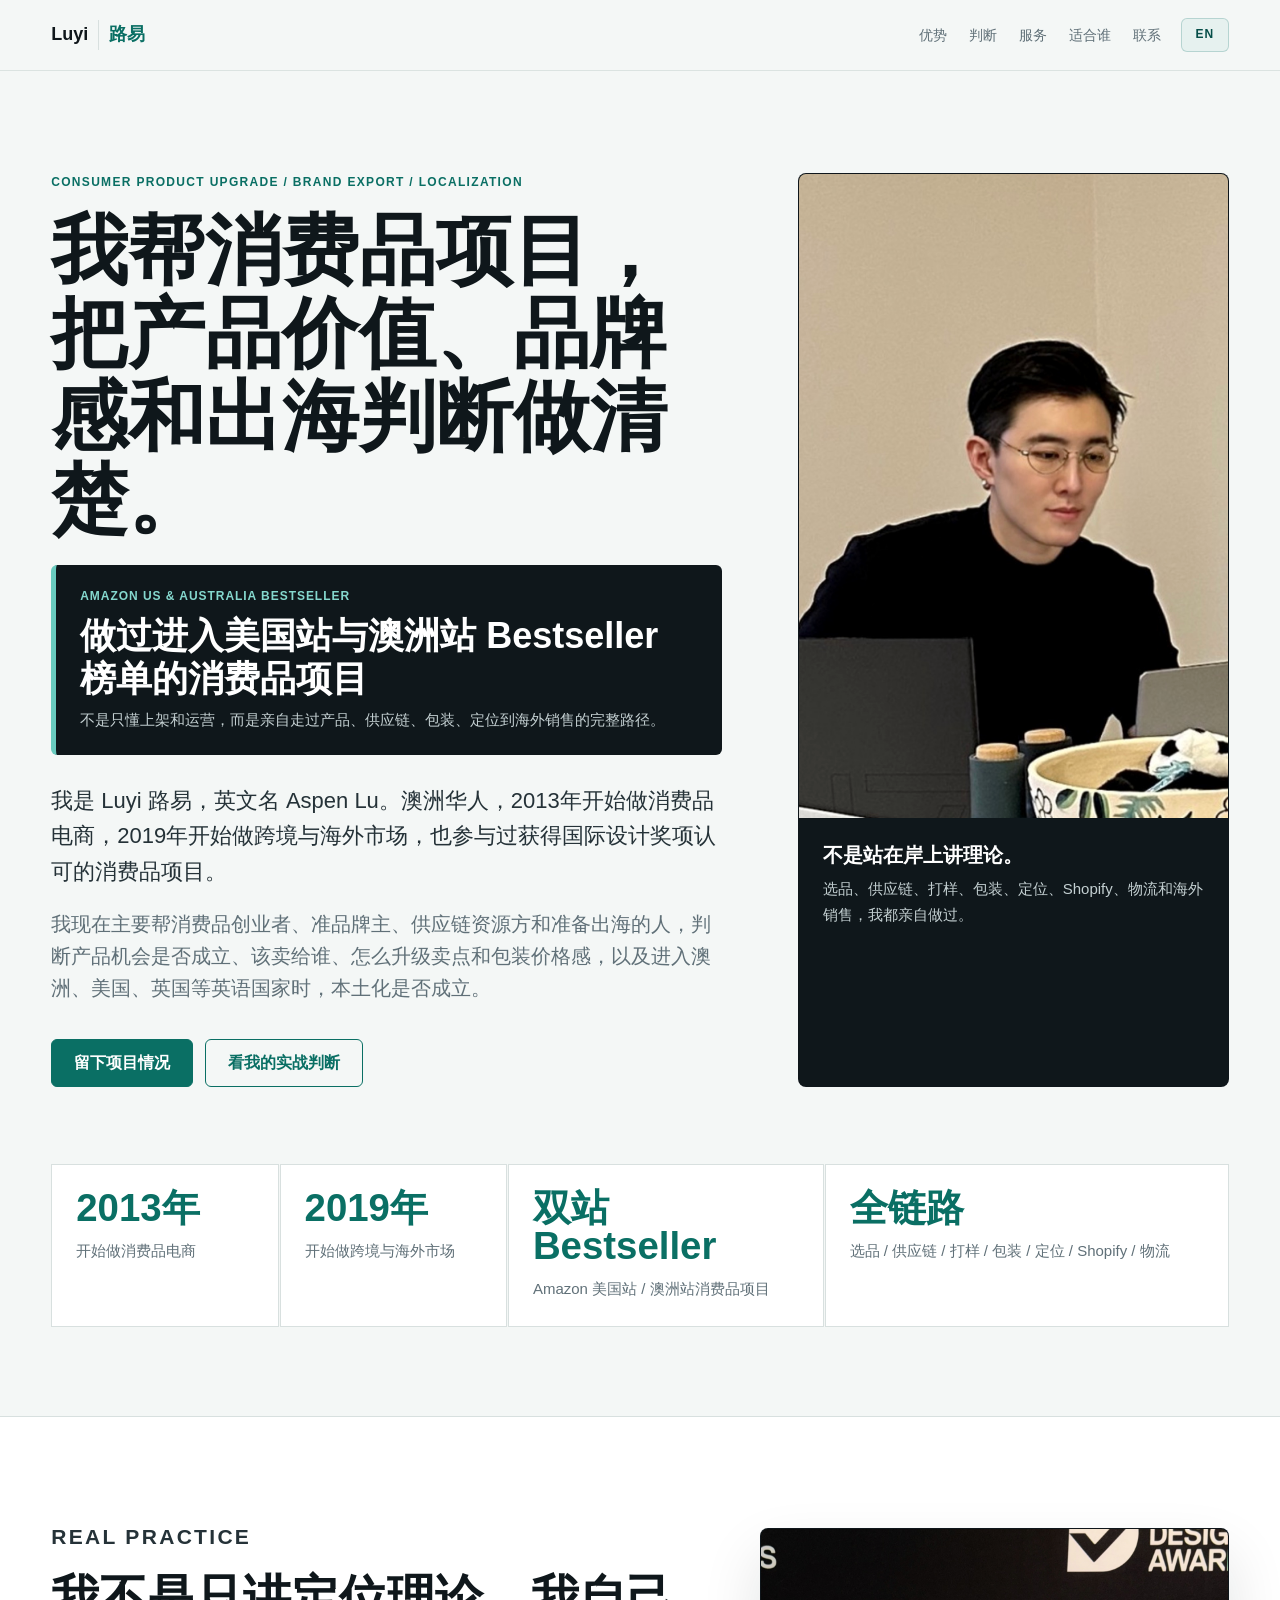
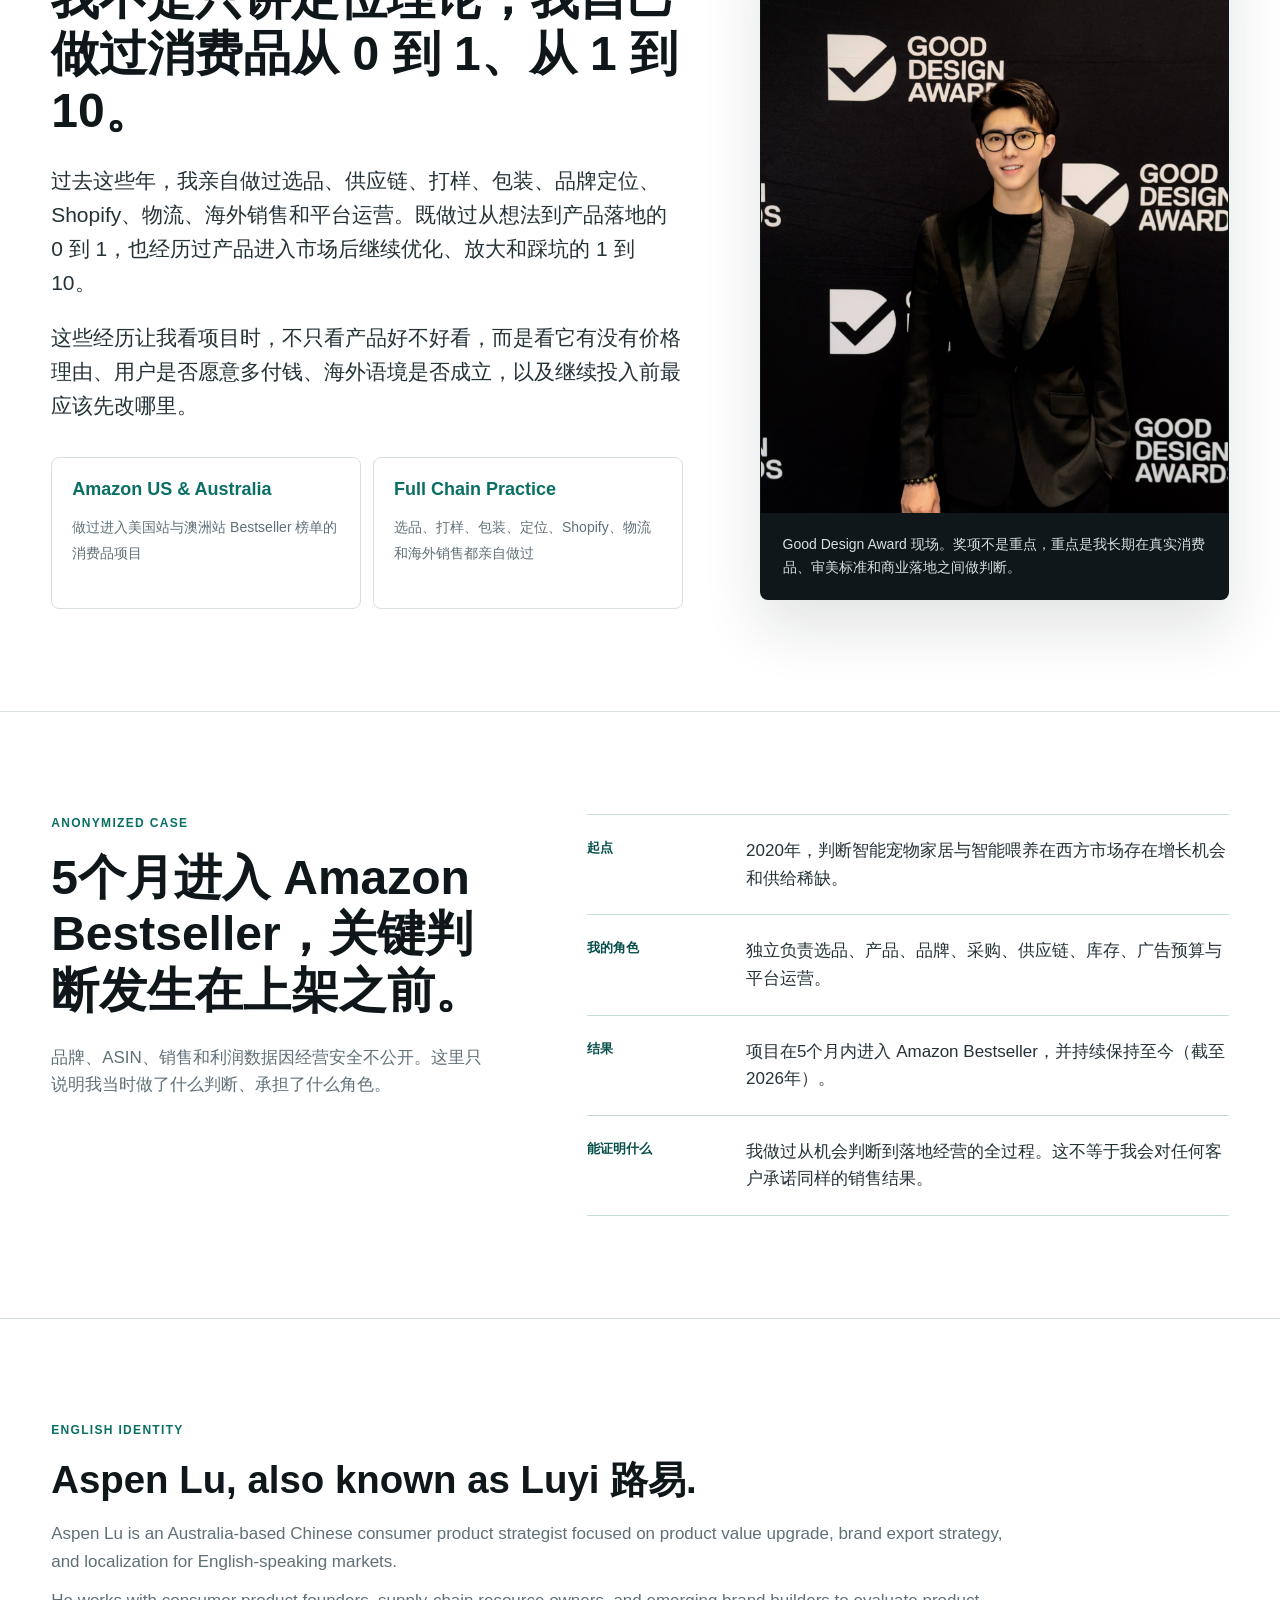
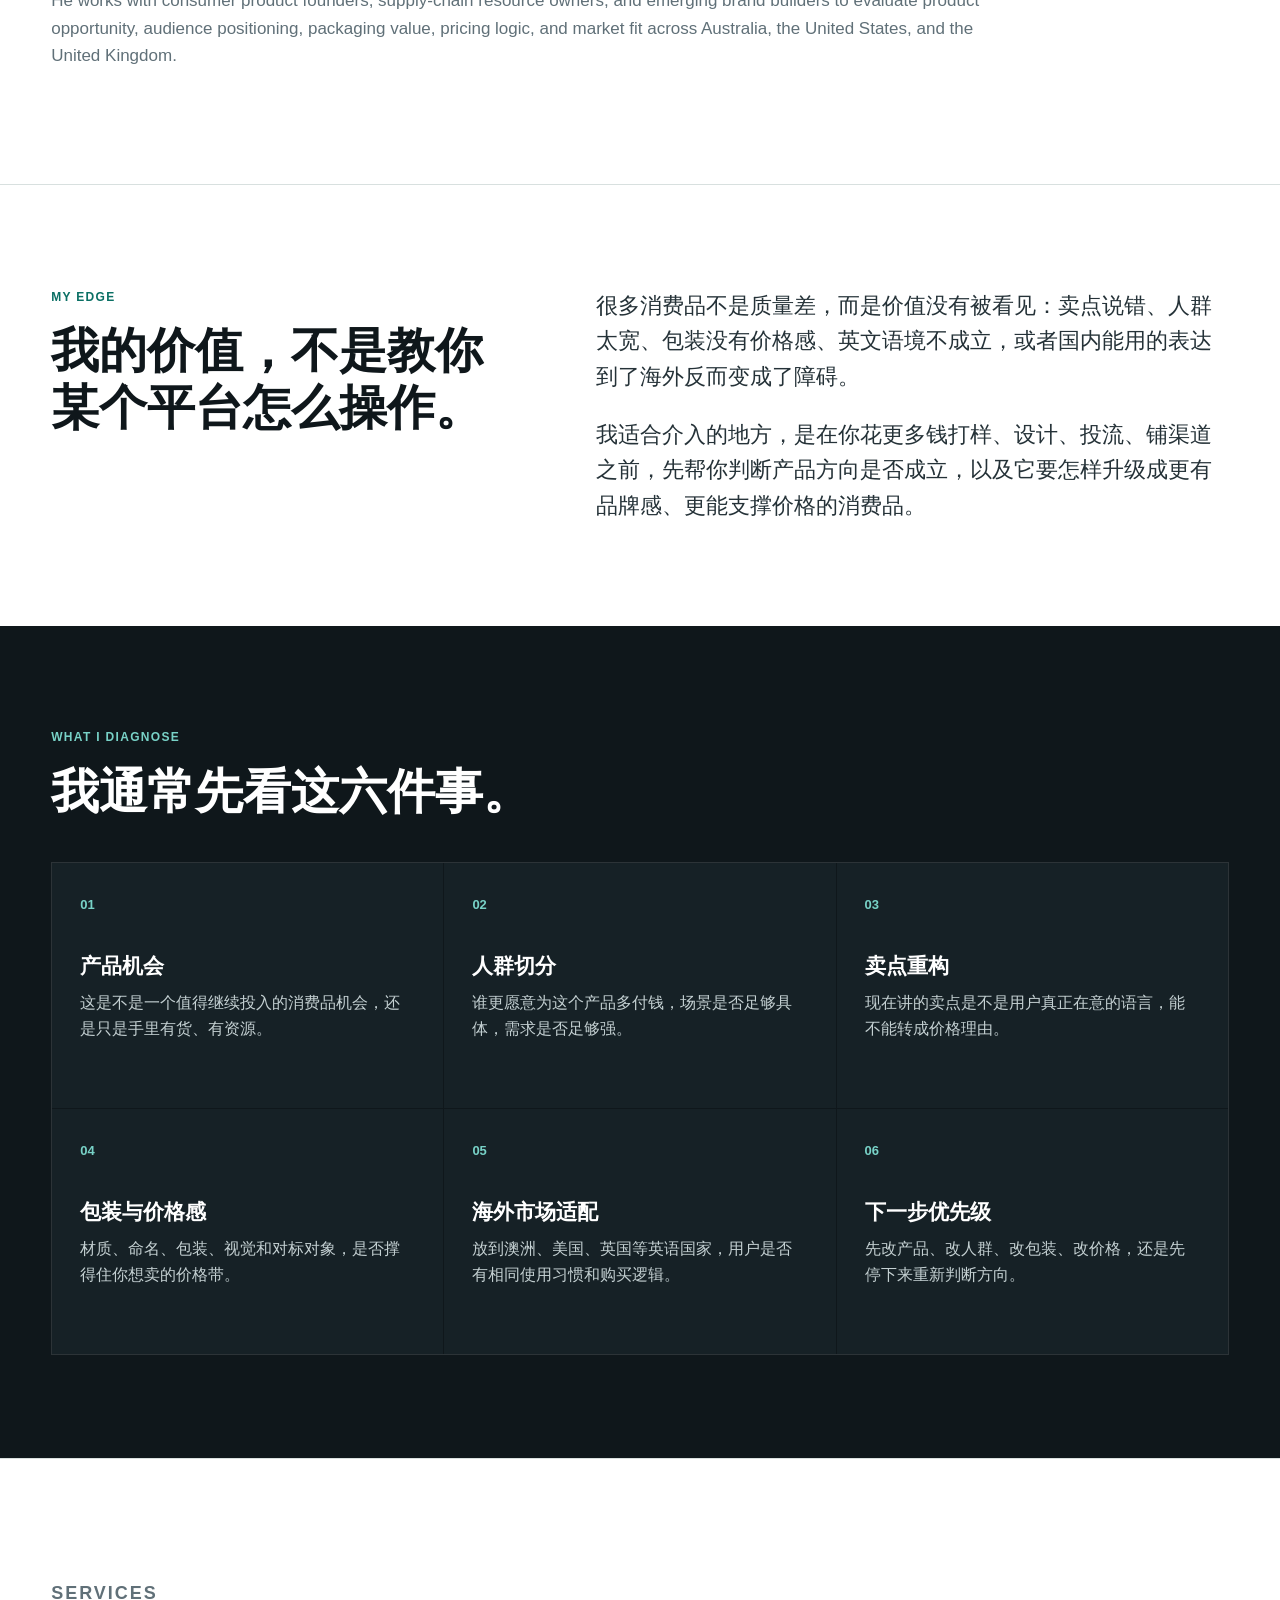
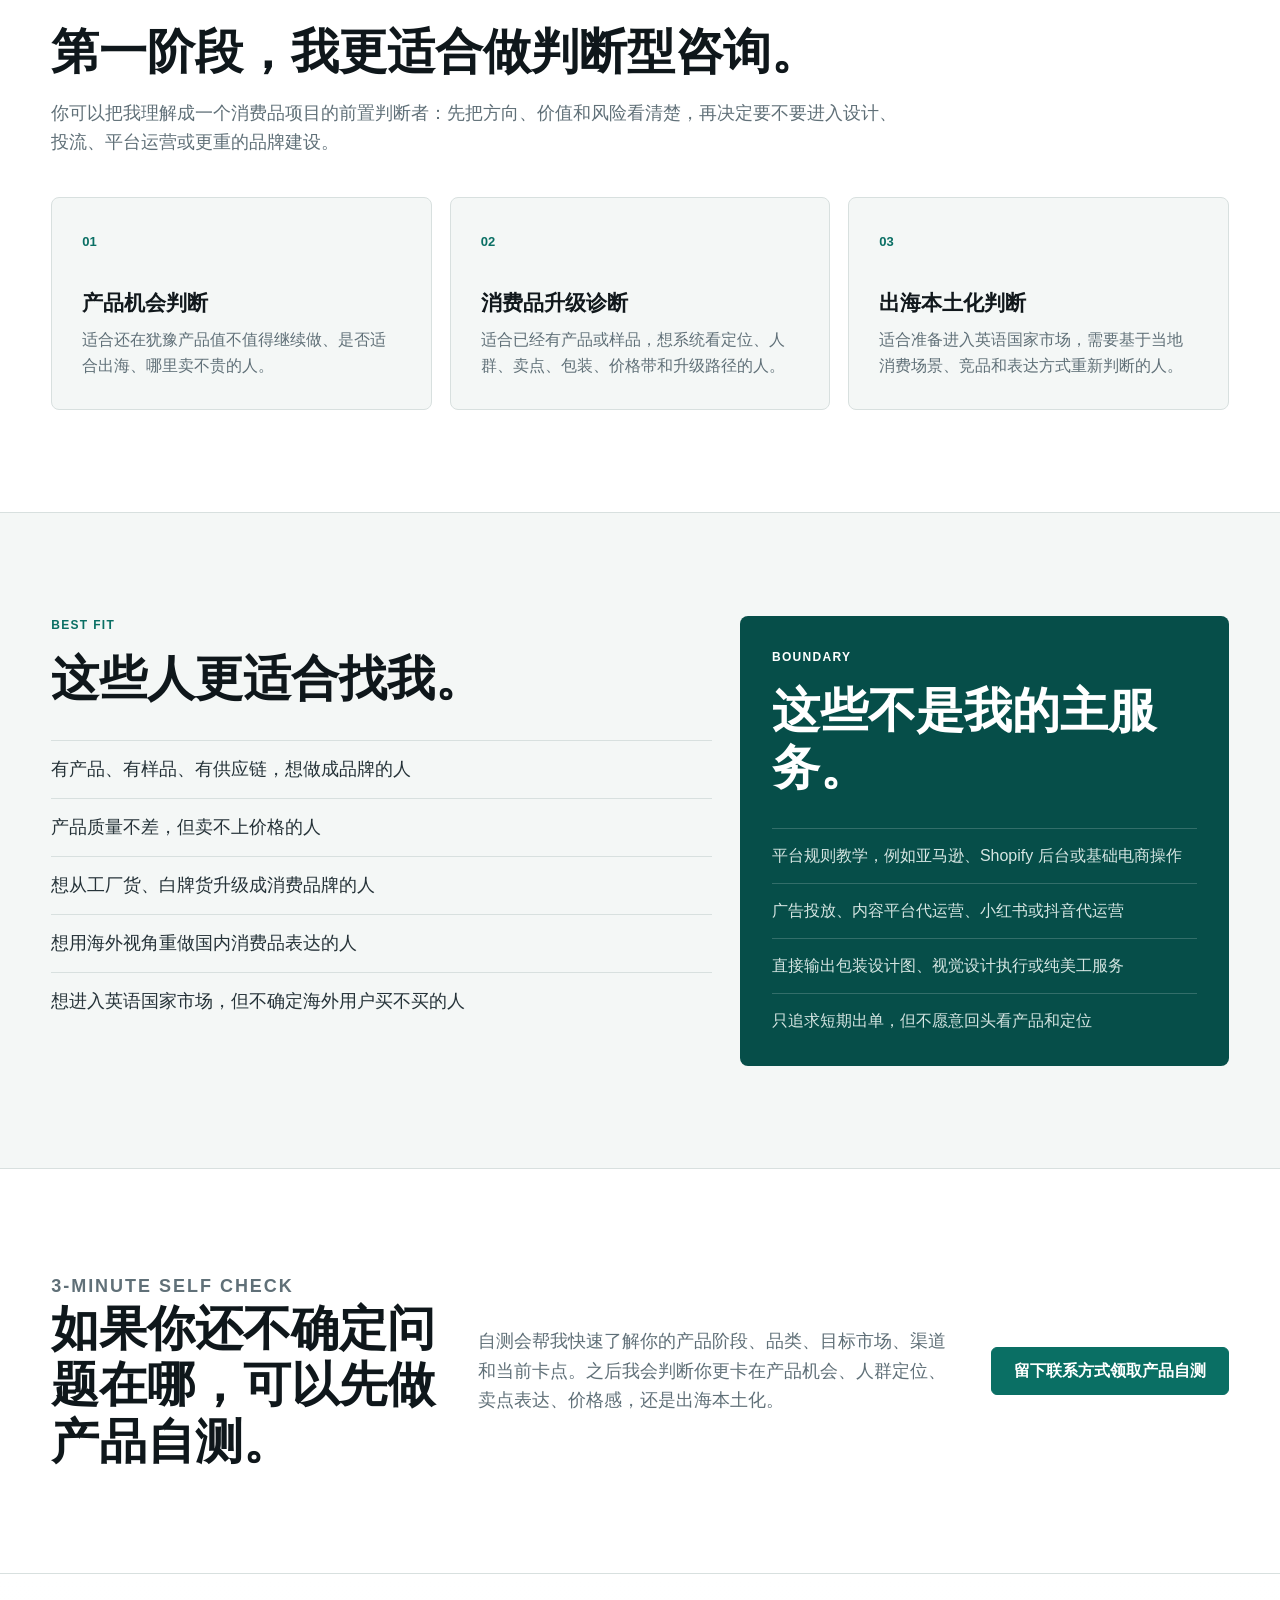
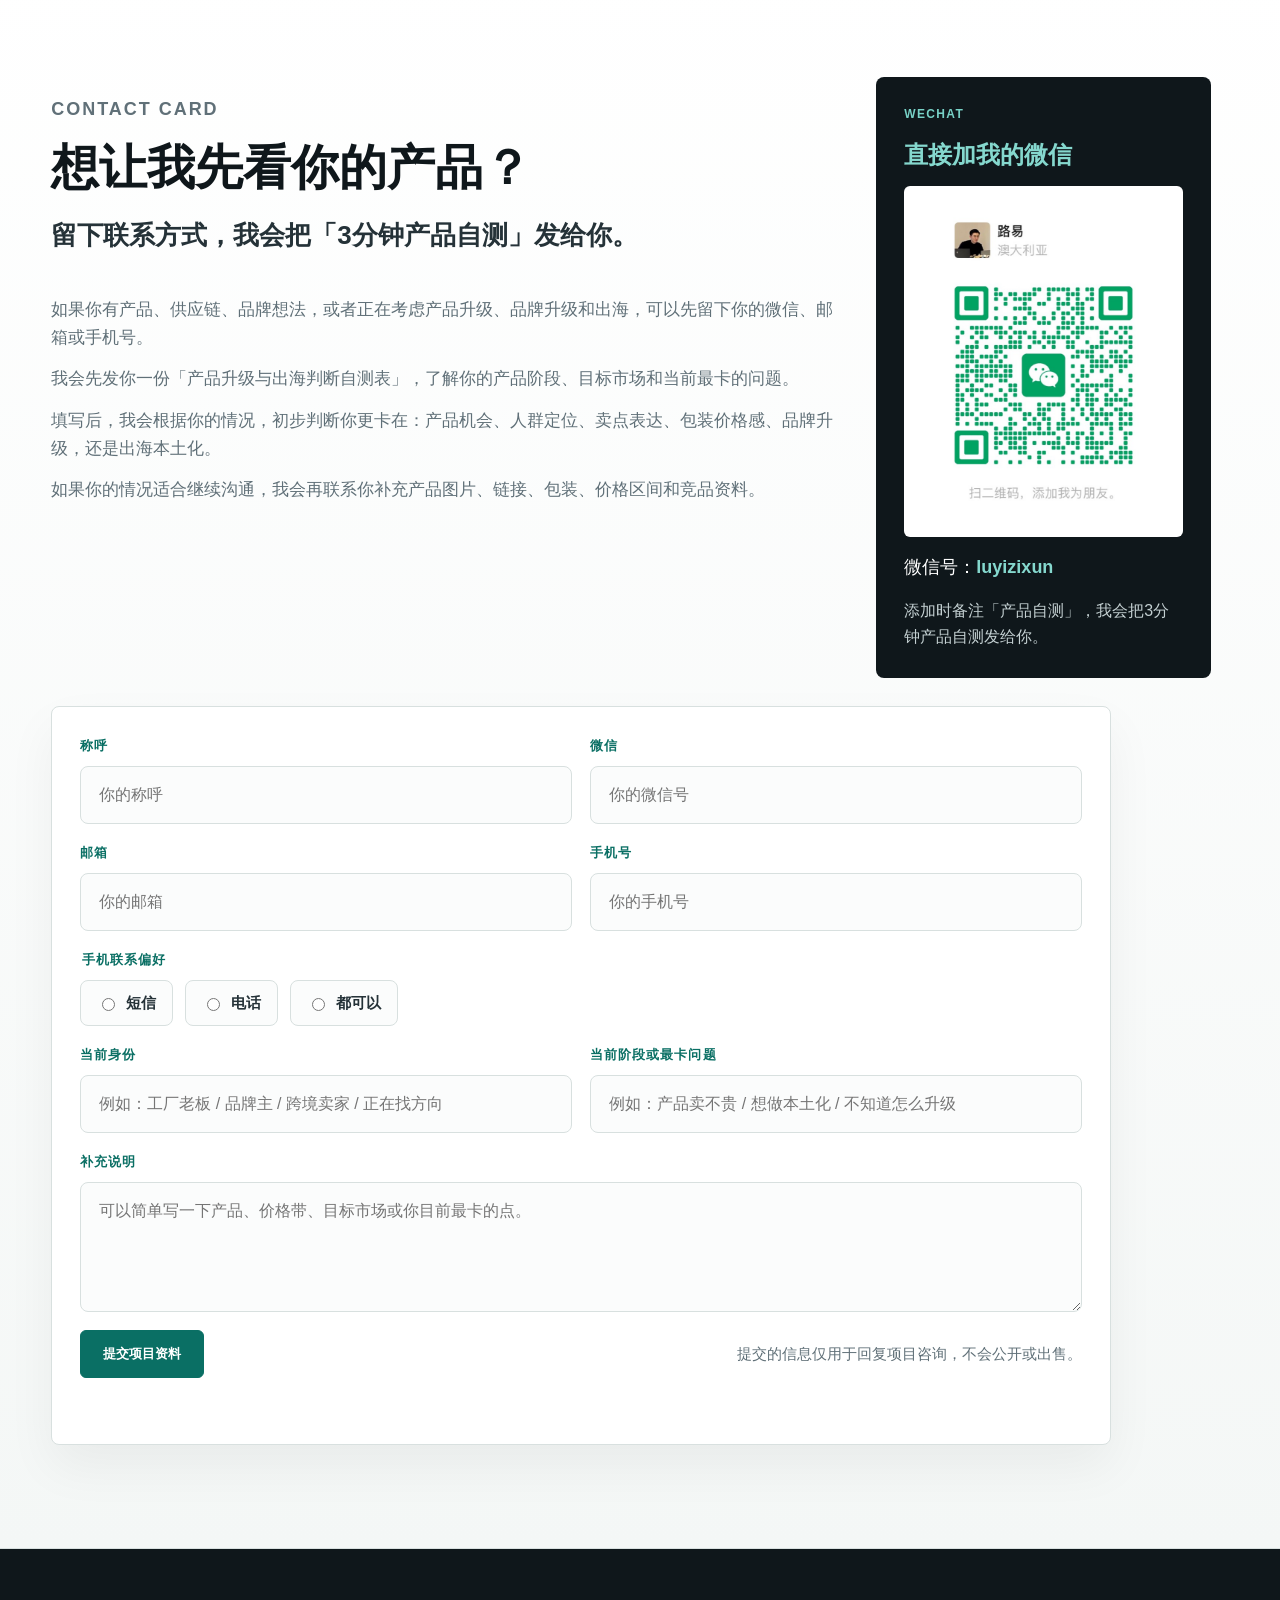
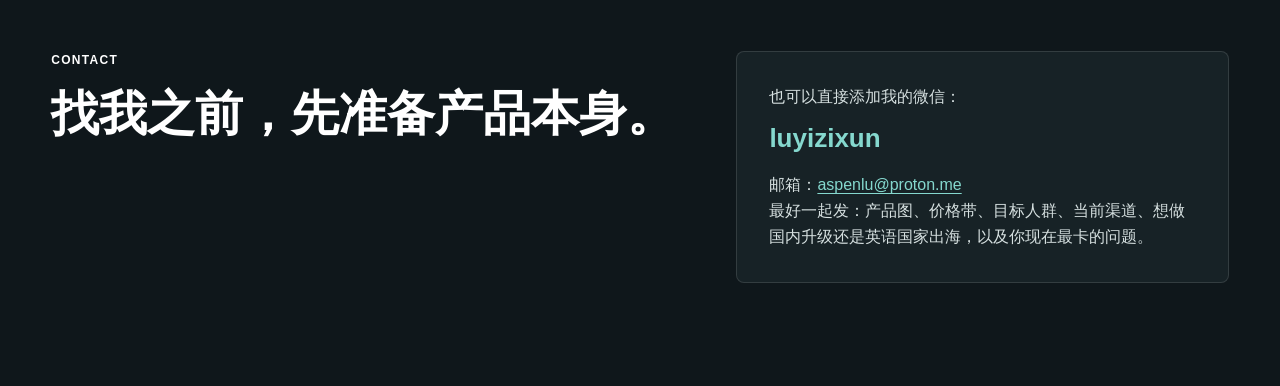
<file: index.html>
<!doctype html>
<html lang="zh-CN">
  <head>
    <meta charset="utf-8" />
    <meta name="viewport" content="width=device-width, initial-scale=1" />
    <title>Luyi 路易 Aspen Lu｜消费品升级与出海判断</title>
    <meta
      name="description"
      content="Luyi 路易 Aspen Lu，澳洲华人，2013年开始做消费品电商，2019年开始做跨境与海外市场，做过进入 Amazon 美国站与澳洲站 Bestseller 榜单的消费品项目，帮助消费品项目做产品升级、品牌出海和英语国家本土化判断。"
    />
    <meta
      name="keywords"
      content="路易,Luyi,Aspen Lu,消费品升级,产品升级与出海,品牌出海,出海本土化,英语市场本土化,产品定位,消费品牌顾问,Amazon Bestseller,Good Design Award,消费品从0到1,消费品实战,包装价格感"
    />
    <meta property="og:title" content="Luyi 路易 Aspen Lu｜消费品升级与出海判断" />
    <meta
      property="og:description"
      content="基于2013年以来的消费品电商经验、2019年以来的跨境实操和海外真实消费视角，判断产品为什么卖不贵、怎么升级、是否适合英语国家市场。"
    />
    <meta property="og:type" content="website" />
    <meta property="og:url" content="https://luyi.com.au/" />
    <meta property="og:image" content="https://luyi.com.au/luyi-work.jpg" />
    <meta name="robots" content="index,follow" />
    <link rel="canonical" href="https://luyi.com.au/" />
    <link rel="alternate" hreflang="zh-CN" href="https://luyi.com.au/" />
    <link rel="alternate" hreflang="en" href="https://luyi.com.au/en/" />
    <link rel="alternate" hreflang="x-default" href="https://luyi.com.au/" />
    <link rel="icon" href="./luyi-work.jpg" type="image/jpeg" />
    <link rel="stylesheet" href="./styles.css" />
    <script src="./contact.js" defer></script>
    <script type="application/ld+json">
      {
        "@context": "https://schema.org",
        "@graph": [
          {
            "@type": "WebSite",
            "@id": "https://luyi.com.au/#website",
            "name": "Luyi 路易 Aspen Lu",
            "url": "https://luyi.com.au/",
            "inLanguage": ["zh-CN", "en"],
            "about": {
              "@id": "https://luyi.com.au/#person"
            }
          },
          {
            "@type": "Person",
            "@id": "https://luyi.com.au/#person",
            "name": "Luyi",
            "alternateName": ["Aspen Lu", "路易", "Luyi", "Luyi Lu"],
            "url": "https://luyi.com.au/",
            "image": "https://luyi.com.au/luyi-work.jpg",
            "jobTitle": "消费品升级与出海判断顾问",
            "description": "澳洲华人，2013年开始做消费品电商，2019年开始做跨境与海外市场，做过进入 Amazon 美国站与澳洲站 Bestseller 榜单的消费品项目，专注消费品升级、品牌出海和英语国家本土化判断。",
            "knowsLanguage": ["Chinese", "English"],
            "knowsAbout": [
              "消费品升级",
              "产品升级与出海",
              "品牌出海",
              "出海本土化",
              "英语市场本土化",
              "英语国家本土化",
              "产品定位",
              "消费品定位",
              "品牌定位",
              "供应链打样",
              "包装与价格感",
              "包装价格感",
              "Amazon",
              "Shopify",
              "跨境消费品",
              "消费品从0到1",
              "海外消费品",
              "consumer product strategy",
              "brand export strategy",
              "English-speaking market localization",
              "consumer product positioning",
              "product value upgrade"
            ],
            "sameAs": ["https://luyi.com.au/"],
            "award": "参与过获得国际设计奖项认可的消费品项目",
            "hasOccupation": {
              "@type": "Occupation",
              "name": "Consumer product upgrade and localization consultant"
            }
          },
          {
            "@type": "ProfessionalService",
            "@id": "https://luyi.com.au/#service",
            "name": "路易｜消费品升级与出海判断",
            "url": "https://luyi.com.au/",
            "areaServed": ["China", "Australia", "United States", "United Kingdom"],
            "serviceType": [
              "产品机会判断",
              "消费品升级诊断",
              "品牌出海本土化判断",
              "英语国家消费场景对标"
            ],
            "provider": {
              "@id": "https://luyi.com.au/#person"
            }
          }
        ]
      }
    </script>
  </head>
  <body>
    <header class="site-header">
      <a class="brand" href="#top" aria-label="Luyi 路易 Aspen Lu">
        <span>Luyi</span>
        <span>路易</span>
      </a>
      <div class="header-actions">
        <nav aria-label="主导航">
          <a href="#edge">优势</a>
          <a href="#diagnosis">判断</a>
          <a href="#services">服务</a>
          <a href="#fit">适合谁</a>
          <a href="#contact">联系</a>
        </nav>
        <a class="language-switch" href="/en/" hreflang="en" lang="en" aria-label="Switch to English">EN</a>
      </div>
    </header>

    <main id="top">
      <section class="hero">
        <div class="hero-copy">
          <p class="eyebrow">Consumer Product Upgrade / Brand Export / Localization</p>
          <h1>我帮消费品项目，把产品价值、品牌感和出海判断做清楚。</h1>
          <div class="hero-proof" aria-label="Amazon 美国站与澳洲站 Bestseller 项目经验">
            <span>AMAZON US &amp; AUSTRALIA BESTSELLER</span>
            <strong>做过进入美国站与澳洲站 Bestseller 榜单的消费品项目</strong>
            <p>不是只懂上架和运营，而是亲自走过产品、供应链、包装、定位到海外销售的完整路径。</p>
          </div>
          <p class="lead">
            我是 Luyi 路易，英文名 Aspen Lu。澳洲华人，2013年开始做消费品电商，2019年开始做跨境与海外市场，也参与过获得国际设计奖项认可的消费品项目。
          </p>
          <p class="lead secondary-lead">
            我现在主要帮消费品创业者、准品牌主、供应链资源方和准备出海的人，判断产品机会是否成立、该卖给谁、怎么升级卖点和包装价格感，以及进入澳洲、美国、英国等英语国家时，本土化是否成立。
          </p>
          <div class="hero-actions" aria-label="主要行动">
            <a class="button primary" href="#inquiry">留下项目情况</a>
            <a class="button secondary" href="#practice">看我的实战判断</a>
          </div>
        </div>

        <aside class="hero-portrait" aria-label="路易工作照">
          <img src="./luyi-work.jpg" alt="Luyi 路易 Aspen Lu 在工作场景中查看消费品项目" />
          <div class="portrait-caption">
            <strong>不是站在岸上讲理论。</strong>
            <span>选品、供应链、打样、包装、定位、Shopify、物流和海外销售，我都亲自做过。</span>
          </div>
        </aside>
      </section>

      <section class="proof-strip" aria-label="核心经验">
        <div>
          <span>2013年</span>
          <p>开始做消费品电商</p>
        </div>
        <div>
          <span>2019年</span>
          <p>开始做跨境与海外市场</p>
        </div>
        <div>
          <span>双站 Bestseller</span>
          <p>Amazon 美国站 / 澳洲站消费品项目</p>
        </div>
        <div>
          <span>全链路</span>
          <p>选品 / 供应链 / 打样 / 包装 / 定位 / Shopify / 物流</p>
        </div>
      </section>

      <section id="practice" class="section practice">
        <div class="practice-copy">
          <p class="eyebrow">Real Practice</p>
          <h2>我不是只讲定位理论，我自己做过消费品从 0 到 1、从 1 到 10。</h2>
          <p>
            过去这些年，我亲自做过选品、供应链、打样、包装、品牌定位、Shopify、物流、海外销售和平台运营。既做过从想法到产品落地的 0 到 1，也经历过产品进入市场后继续优化、放大和踩坑的 1 到 10。
          </p>
          <p>
            这些经历让我看项目时，不只看产品好不好看，而是看它有没有价格理由、用户是否愿意多付钱、海外语境是否成立，以及继续投入前最应该先改哪里。
          </p>
          <div class="proof-cards" aria-label="实战背书">
            <article>
              <strong>Amazon US &amp; Australia</strong>
              <span>做过进入美国站与澳洲站 Bestseller 榜单的消费品项目</span>
            </article>
            <article>
              <strong>Full Chain Practice</strong>
              <span>选品、打样、包装、定位、Shopify、物流和海外销售都亲自做过</span>
            </article>
          </div>
        </div>
        <figure class="award-photo">
          <img src="./luyi-award.jpg" alt="Luyi Aspen Lu at Good Design Award event" />
          <figcaption>
            Good Design Award 现场。奖项不是重点，重点是我长期在真实消费品、审美标准和商业落地之间做判断。
          </figcaption>
        </figure>
      </section>

      <section id="case" class="section case-study">
        <div class="case-heading">
          <p class="eyebrow">Anonymized Case</p>
          <h2>5个月进入 Amazon Bestseller，关键判断发生在上架之前。</h2>
          <p>
            品牌、ASIN、销售和利润数据因经营安全不公开。这里只说明我当时做了什么判断、承担了什么角色。
          </p>
        </div>
        <dl class="case-facts">
          <div>
            <dt>起点</dt>
            <dd>2020年，判断智能宠物家居与智能喂养在西方市场存在增长机会和供给稀缺。</dd>
          </div>
          <div>
            <dt>我的角色</dt>
            <dd>独立负责选品、产品、品牌、采购、供应链、库存、广告预算与平台运营。</dd>
          </div>
          <div>
            <dt>结果</dt>
            <dd>项目在5个月内进入 Amazon Bestseller，并持续保持至今（截至2026年）。</dd>
          </div>
          <div>
            <dt>能证明什么</dt>
            <dd>我做过从机会判断到落地经营的全过程。这不等于我会对任何客户承诺同样的销售结果。</dd>
          </div>
        </dl>
      </section>

      <section class="section english-identity" lang="en" aria-label="English identity for search">
        <p class="eyebrow">English Identity</p>
        <h2>Aspen Lu, also known as Luyi 路易.</h2>
        <p>
          Aspen Lu is an Australia-based Chinese consumer product strategist focused on product value upgrade, brand export strategy, and localization for English-speaking markets.
        </p>
        <p>
          He works with consumer product founders, supply-chain resource owners, and emerging brand builders to evaluate product opportunity, audience positioning, packaging value, pricing logic, and market fit across Australia, the United States, and the United Kingdom.
        </p>
      </section>

      <section id="edge" class="section split">
        <div class="section-title">
          <p class="eyebrow">My Edge</p>
          <h2>我的价值，不是教你某个平台怎么操作。</h2>
        </div>
        <div class="body-copy">
          <p>
            很多消费品不是质量差，而是价值没有被看见：卖点说错、人群太宽、包装没有价格感、英文语境不成立，或者国内能用的表达到了海外反而变成了障碍。
          </p>
          <p>
            我适合介入的地方，是在你花更多钱打样、设计、投流、铺渠道之前，先帮你判断产品方向是否成立，以及它要怎样升级成更有品牌感、更能支撑价格的消费品。
          </p>
        </div>
      </section>

      <section id="diagnosis" class="section dark">
        <div class="section-title">
          <p class="eyebrow">What I Diagnose</p>
          <h2>我通常先看这六件事。</h2>
        </div>
        <div class="diagnosis-grid">
          <article>
            <span>01</span>
            <h3>产品机会</h3>
            <p>这是不是一个值得继续投入的消费品机会，还是只是手里有货、有资源。</p>
          </article>
          <article>
            <span>02</span>
            <h3>人群切分</h3>
            <p>谁更愿意为这个产品多付钱，场景是否足够具体，需求是否足够强。</p>
          </article>
          <article>
            <span>03</span>
            <h3>卖点重构</h3>
            <p>现在讲的卖点是不是用户真正在意的语言，能不能转成价格理由。</p>
          </article>
          <article>
            <span>04</span>
            <h3>包装与价格感</h3>
            <p>材质、命名、包装、视觉和对标对象，是否撑得住你想卖的价格带。</p>
          </article>
          <article>
            <span>05</span>
            <h3>海外市场适配</h3>
            <p>放到澳洲、美国、英国等英语国家，用户是否有相同使用习惯和购买逻辑。</p>
          </article>
          <article>
            <span>06</span>
            <h3>下一步优先级</h3>
            <p>先改产品、改人群、改包装、改价格，还是先停下来重新判断方向。</p>
          </article>
        </div>
      </section>

      <section id="services" class="section">
        <div class="section-title narrow">
          <p class="eyebrow">Services</p>
          <h2>第一阶段，我更适合做判断型咨询。</h2>
          <p>
            你可以把我理解成一个消费品项目的前置判断者：先把方向、价值和风险看清楚，再决定要不要进入设计、投流、平台运营或更重的品牌建设。
          </p>
        </div>
        <div class="service-list">
          <article>
            <span>01</span>
            <h3>产品机会判断</h3>
            <p>适合还在犹豫产品值不值得继续做、是否适合出海、哪里卖不贵的人。</p>
          </article>
          <article>
            <span>02</span>
            <h3>消费品升级诊断</h3>
            <p>适合已经有产品或样品，想系统看定位、人群、卖点、包装、价格带和升级路径的人。</p>
          </article>
          <article>
            <span>03</span>
            <h3>出海本土化判断</h3>
            <p>适合准备进入英语国家市场，需要基于当地消费场景、竞品和表达方式重新判断的人。</p>
          </article>
        </div>
      </section>

      <section id="fit" class="section muted">
        <div class="fit-grid">
          <div>
            <p class="eyebrow">Best Fit</p>
            <h2>这些人更适合找我。</h2>
            <ul class="check-list">
              <li>有产品、有样品、有供应链，想做成品牌的人</li>
              <li>产品质量不差，但卖不上价格的人</li>
              <li>想从工厂货、白牌货升级成消费品牌的人</li>
              <li>想用海外视角重做国内消费品表达的人</li>
              <li>想进入英语国家市场，但不确定海外用户买不买的人</li>
            </ul>
          </div>
          <div class="boundary-card">
            <p class="eyebrow">Boundary</p>
            <h2>这些不是我的主服务。</h2>
            <ul>
              <li>平台规则教学，例如亚马逊、Shopify 后台或基础电商操作</li>
              <li>广告投放、内容平台代运营、小红书或抖音代运营</li>
              <li>直接输出包装设计图、视觉设计执行或纯美工服务</li>
              <li>只追求短期出单，但不愿意回头看产品和定位</li>
            </ul>
          </div>
        </div>
      </section>

      <section id="checklist" class="section self-check">
        <div>
          <p class="eyebrow">3-Minute Self Check</p>
          <h2>如果你还不确定问题在哪，可以先做产品自测。</h2>
        </div>
        <p>
          自测会帮我快速了解你的产品阶段、品类、目标市场、渠道和当前卡点。之后我会判断你更卡在产品机会、人群定位、卖点表达、价格感，还是出海本土化。
        </p>
        <a class="button primary" href="#inquiry">留下联系方式领取产品自测</a>
      </section>

      <section id="inquiry" class="section inquiry">
        <div class="inquiry-grid">
          <div>
            <div class="section-title narrow">
              <p class="eyebrow">Contact Card</p>
              <h2>想让我先看你的产品？</h2>
              <p class="contact-lead">留下联系方式，我会把「3分钟产品自测」发给你。</p>
            </div>
            <div class="contact-copy">
              <p>
                如果你有产品、供应链、品牌想法，或者正在考虑产品升级、品牌升级和出海，可以先留下你的微信、邮箱或手机号。
              </p>
              <p>
                我会先发你一份「产品升级与出海判断自测表」，了解你的产品阶段、目标市场和当前最卡的问题。
              </p>
              <p>
                填写后，我会根据你的情况，初步判断你更卡在：产品机会、人群定位、卖点表达、包装价格感、品牌升级，还是出海本土化。
              </p>
              <p>
                如果你的情况适合继续沟通，我会再联系你补充产品图片、链接、包装、价格区间和竞品资料。
              </p>
            </div>
          </div>
          <div class="wechat-card">
            <p class="eyebrow">WeChat</p>
            <strong>直接加我的微信</strong>
            <img class="wechat-qr" src="./wechat-qr.jpg" alt="路易微信二维码，微信号 luyizixun" />
            <p class="wechat-id">微信号：<b>luyizixun</b></p>
            <p>添加时备注「产品自测」，我会把3分钟产品自测发给你。</p>
          </div>
        </div>

        <form
          class="contact-form"
          action="https://formspree.io/f/myknbyoo"
          method="post"
          data-contact-form
        >
          <div class="field-grid">
            <label>
              <span>称呼</span>
              <input type="text" name="name" placeholder="你的称呼" required />
            </label>
            <label>
              <span>微信</span>
              <input type="text" name="wechat" placeholder="你的微信号" />
            </label>
          </div>
          <div class="field-grid">
            <label>
              <span>邮箱</span>
              <input type="email" name="email" placeholder="你的邮箱" />
            </label>
            <label>
              <span>手机号</span>
              <input type="tel" name="phone" placeholder="你的手机号" />
            </label>
          </div>
          <fieldset class="radio-field">
            <legend>手机联系偏好</legend>
            <label>
              <input type="radio" name="phonePreference" value="sms" />
              <span>短信</span>
            </label>
            <label>
              <input type="radio" name="phonePreference" value="call" />
              <span>电话</span>
            </label>
            <label>
              <input type="radio" name="phonePreference" value="both" />
              <span>都可以</span>
            </label>
          </fieldset>
          <div class="field-grid">
            <label>
              <span>当前身份</span>
              <input type="text" name="role" placeholder="例如：工厂老板 / 品牌主 / 跨境卖家 / 正在找方向" />
            </label>
            <label>
              <span>当前阶段或最卡问题</span>
              <input type="text" name="problem" placeholder="例如：产品卖不贵 / 想做本土化 / 不知道怎么升级" required />
            </label>
          </div>
          <label class="field-full">
            <span>补充说明</span>
            <textarea name="message" rows="4" placeholder="可以简单写一下产品、价格带、目标市场或你目前最卡的点。"></textarea>
          </label>
          <div class="contact-form-footer">
            <button type="submit" class="button primary" data-submit-button>提交项目资料</button>
            <p>提交的信息仅用于回复项目咨询，不会公开或出售。</p>
          </div>
          <p class="form-status" role="status" aria-live="polite" data-form-status></p>
        </form>
      </section>

      <section id="contact" class="section contact">
        <div>
          <p class="eyebrow">Contact</p>
          <h2>找我之前，先准备产品本身。</h2>
        </div>
        <div class="contact-panel">
          <p>也可以直接添加我的微信：</p>
          <strong>luyizixun</strong>
          <p>邮箱：<a href="mailto:aspenlu@proton.me">aspenlu@proton.me</a></p>
          <p>最好一起发：产品图、价格带、目标人群、当前渠道、想做国内升级还是英语国家出海，以及你现在最卡的问题。</p>
        </div>
      </section>
    </main>
  </body>
</html>
</file>
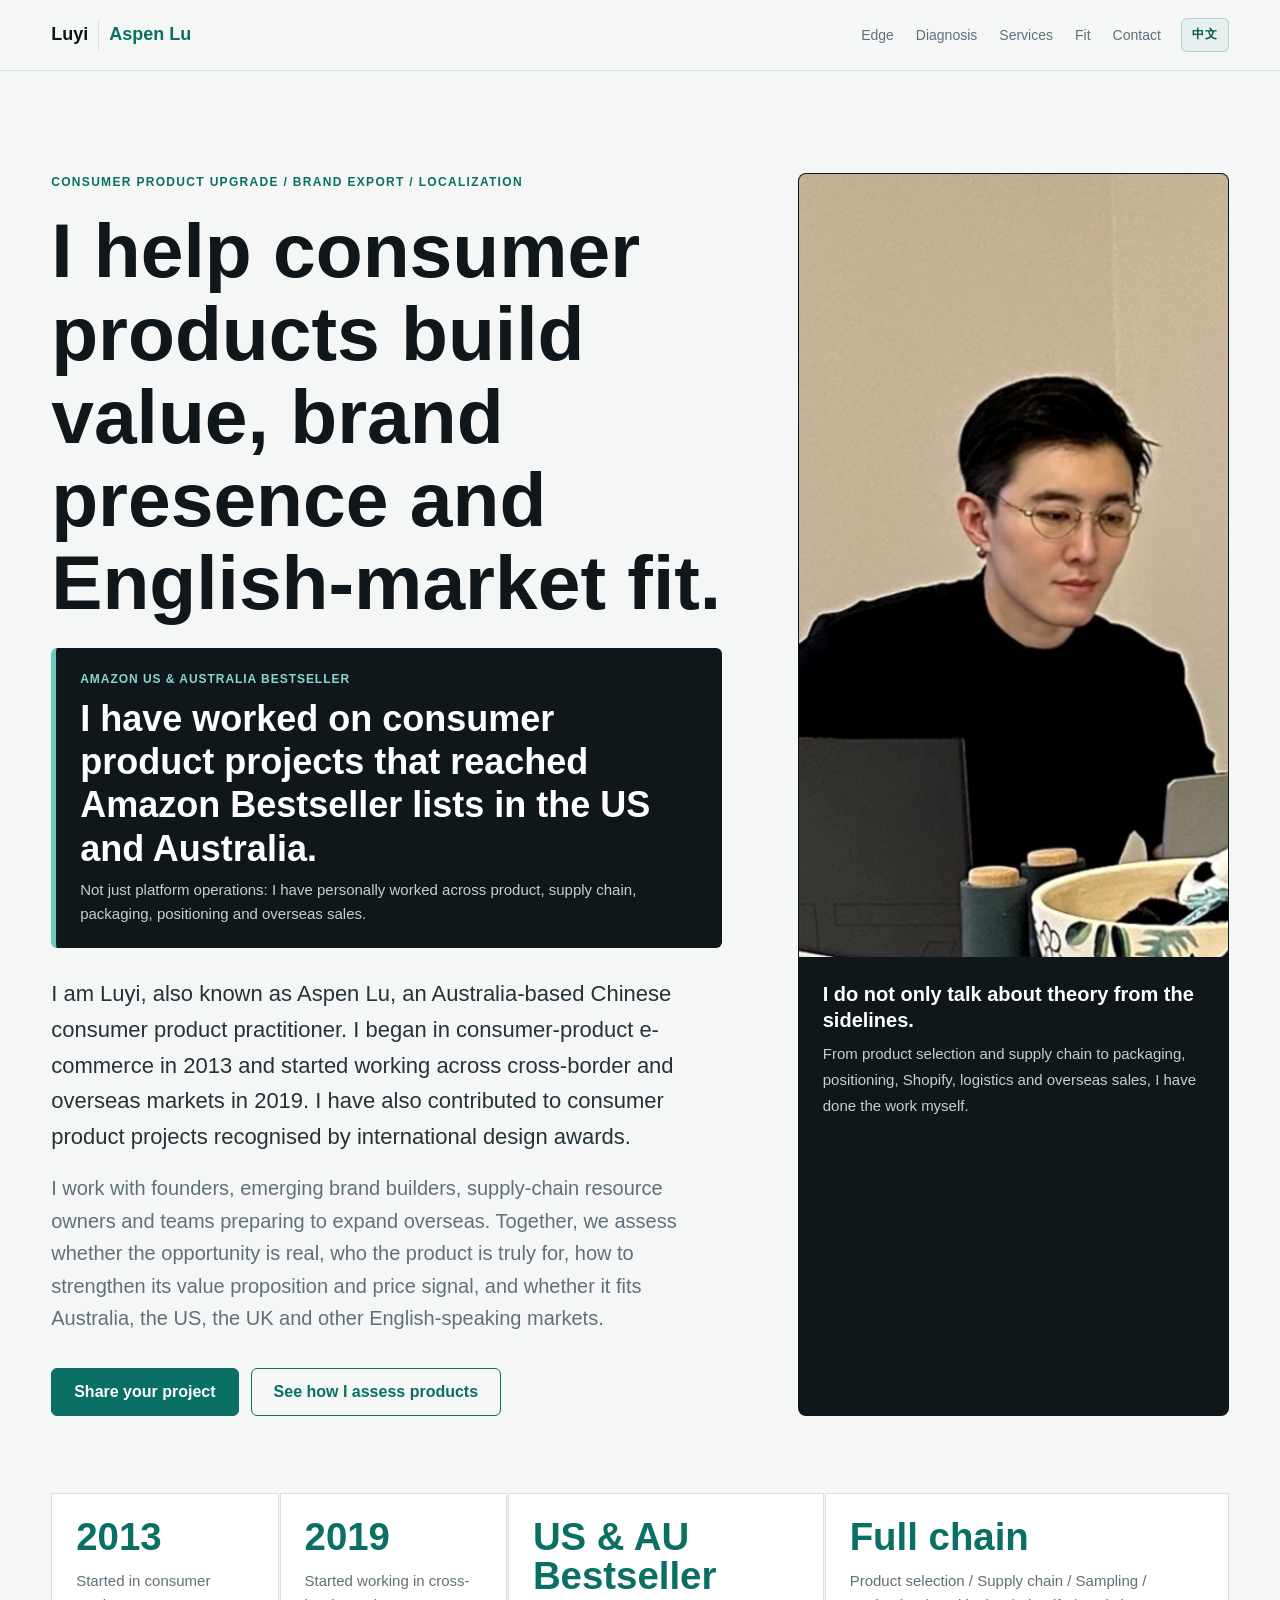
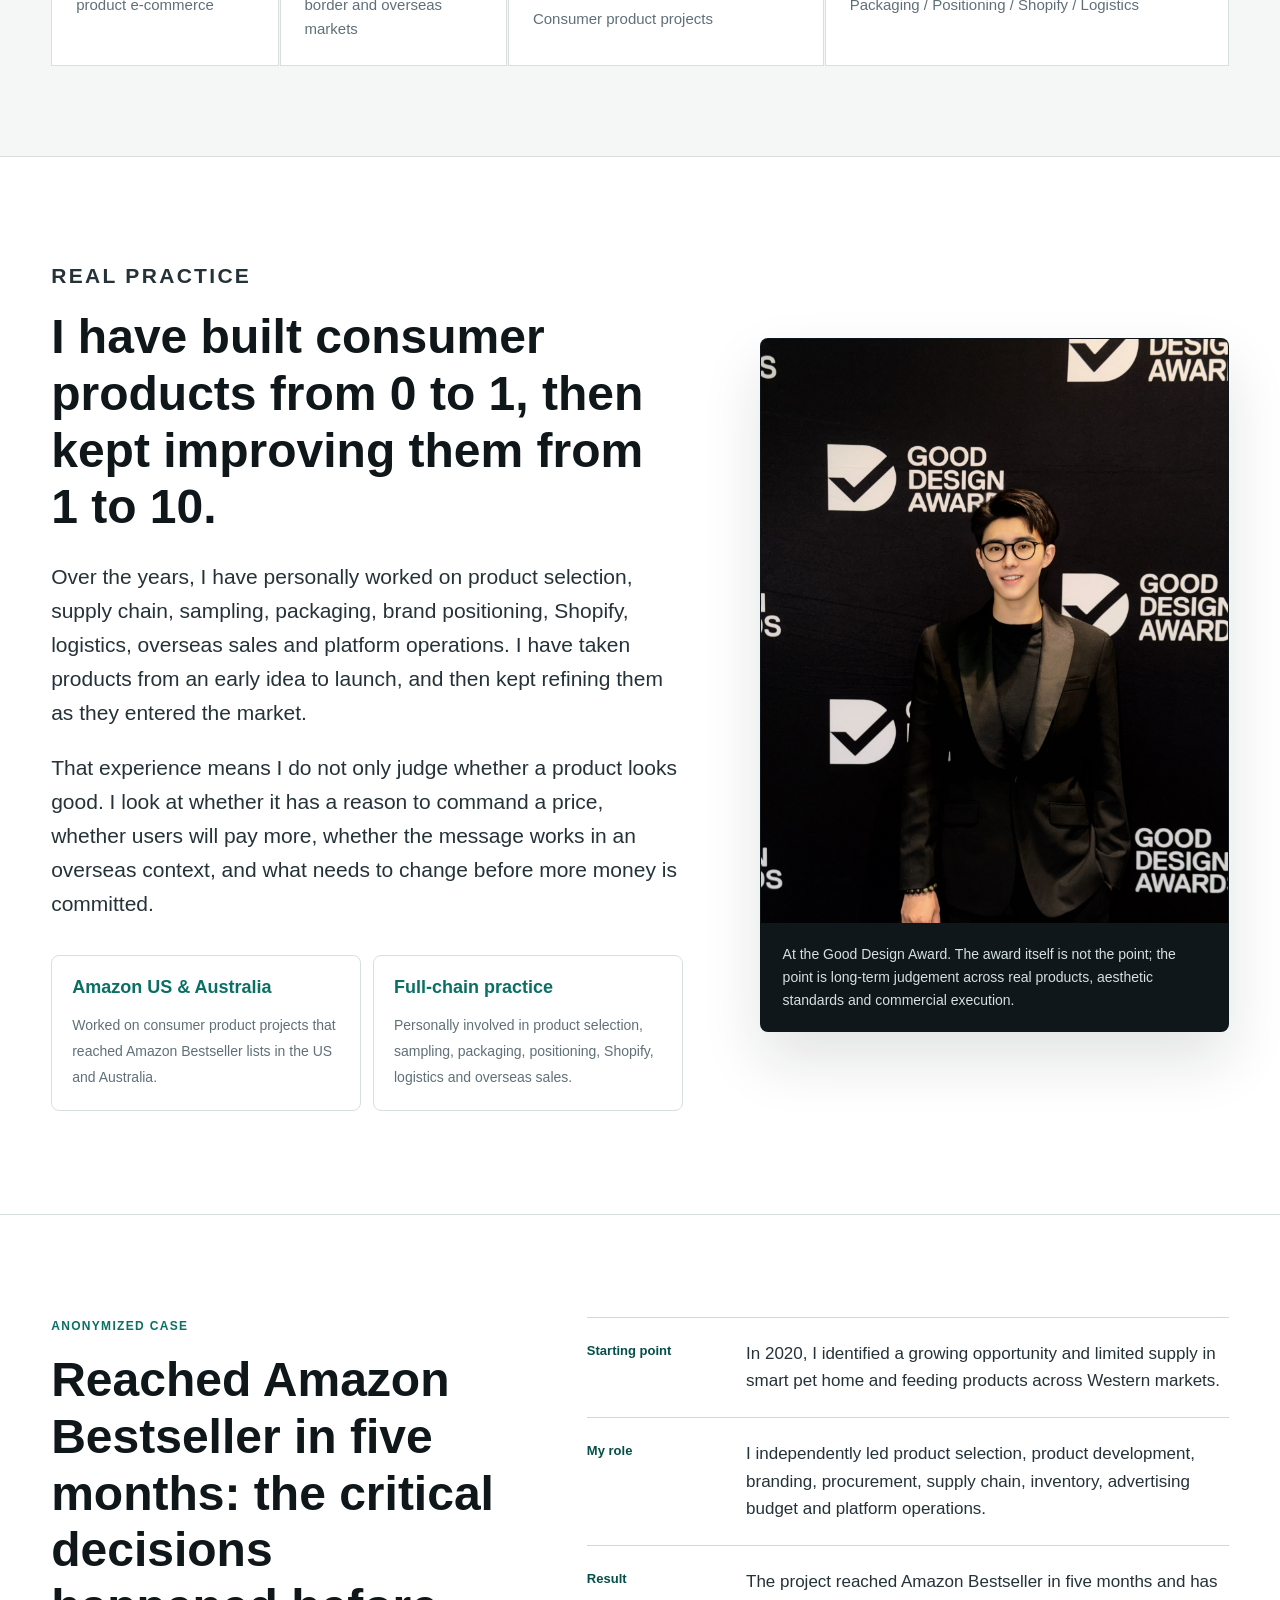
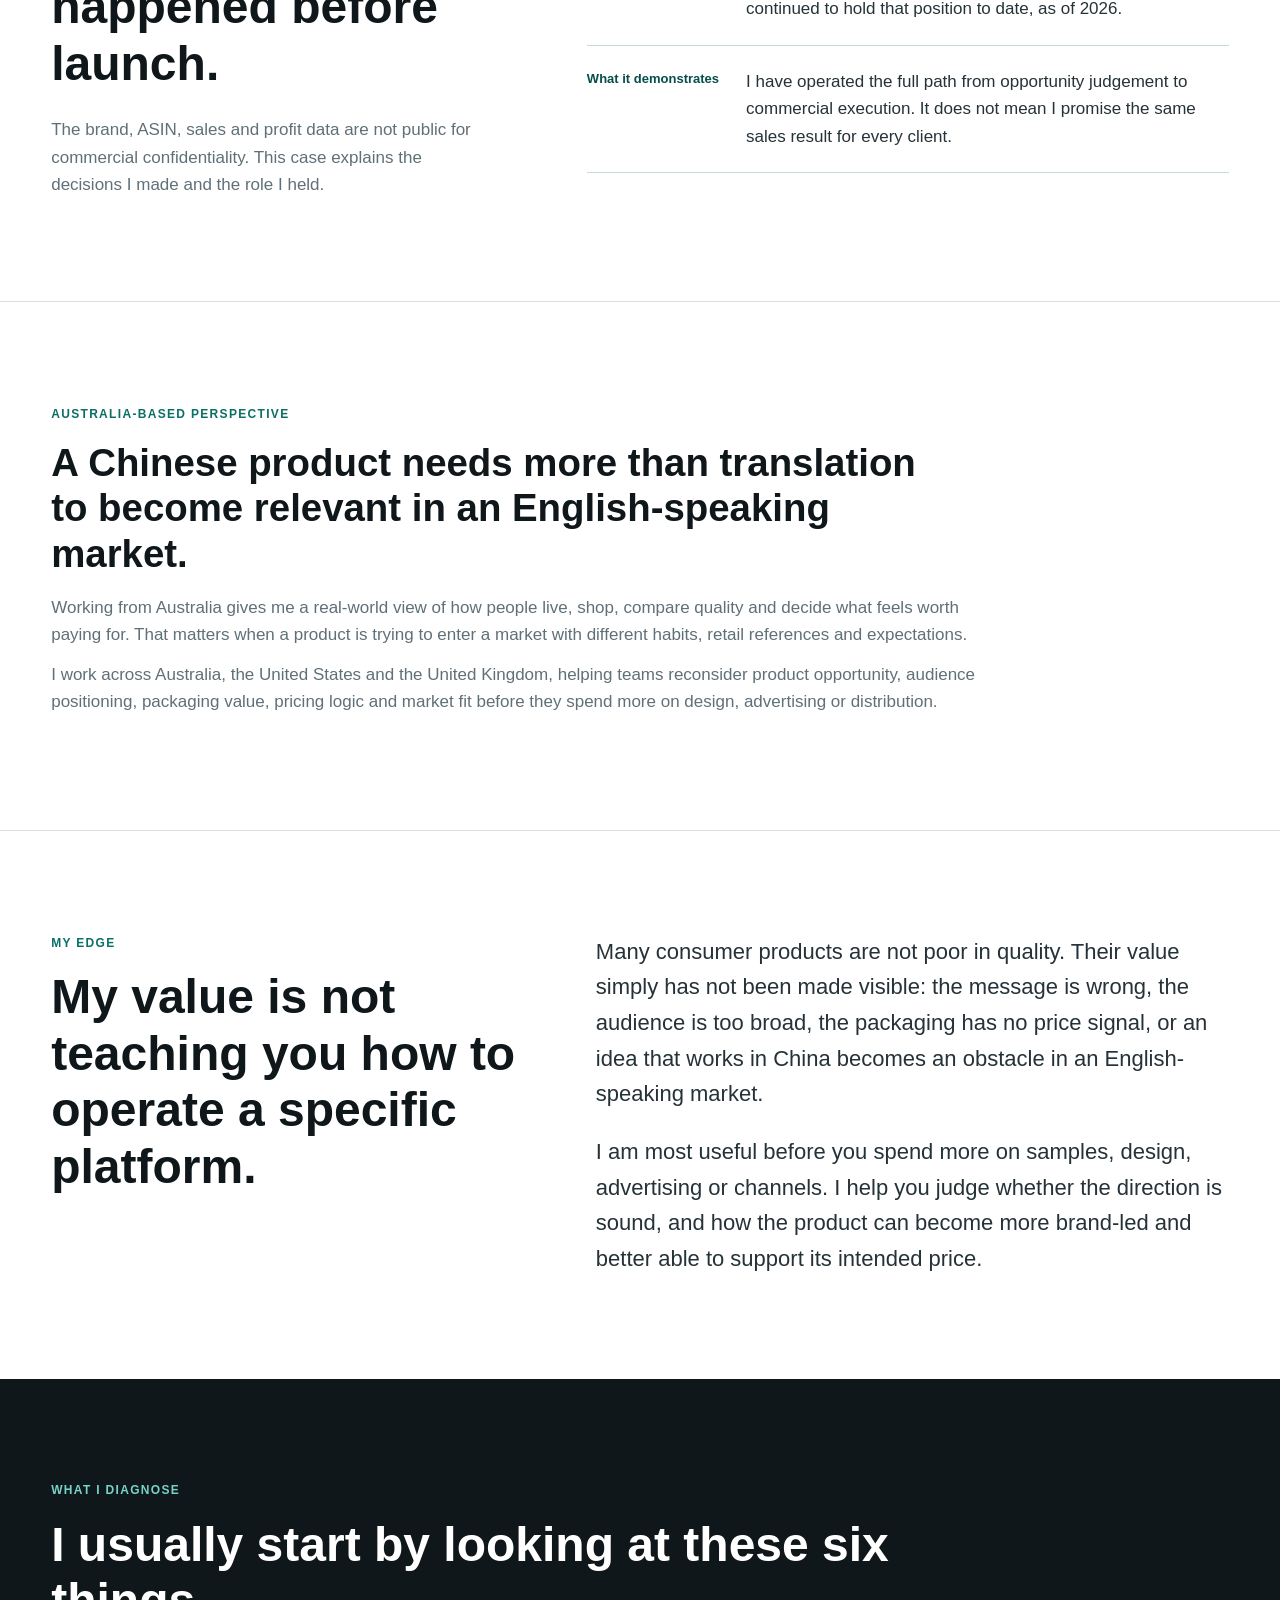
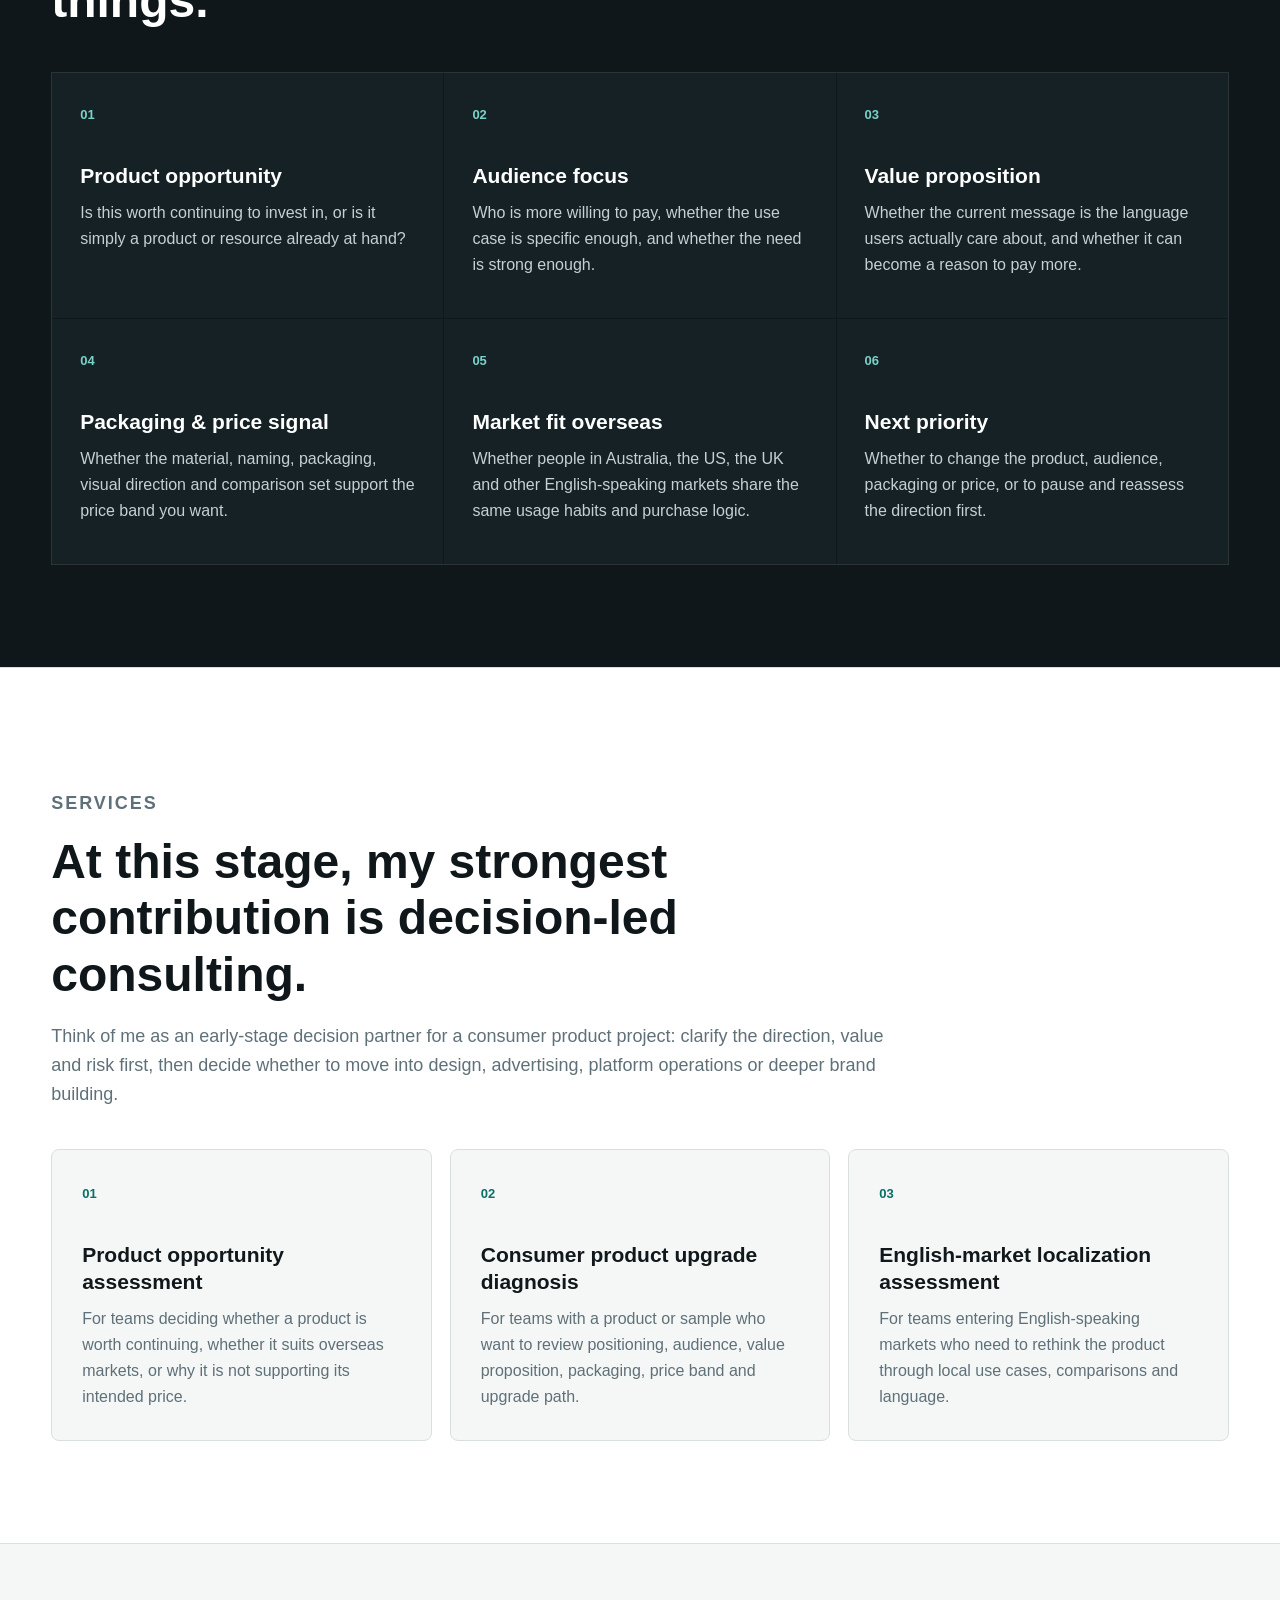
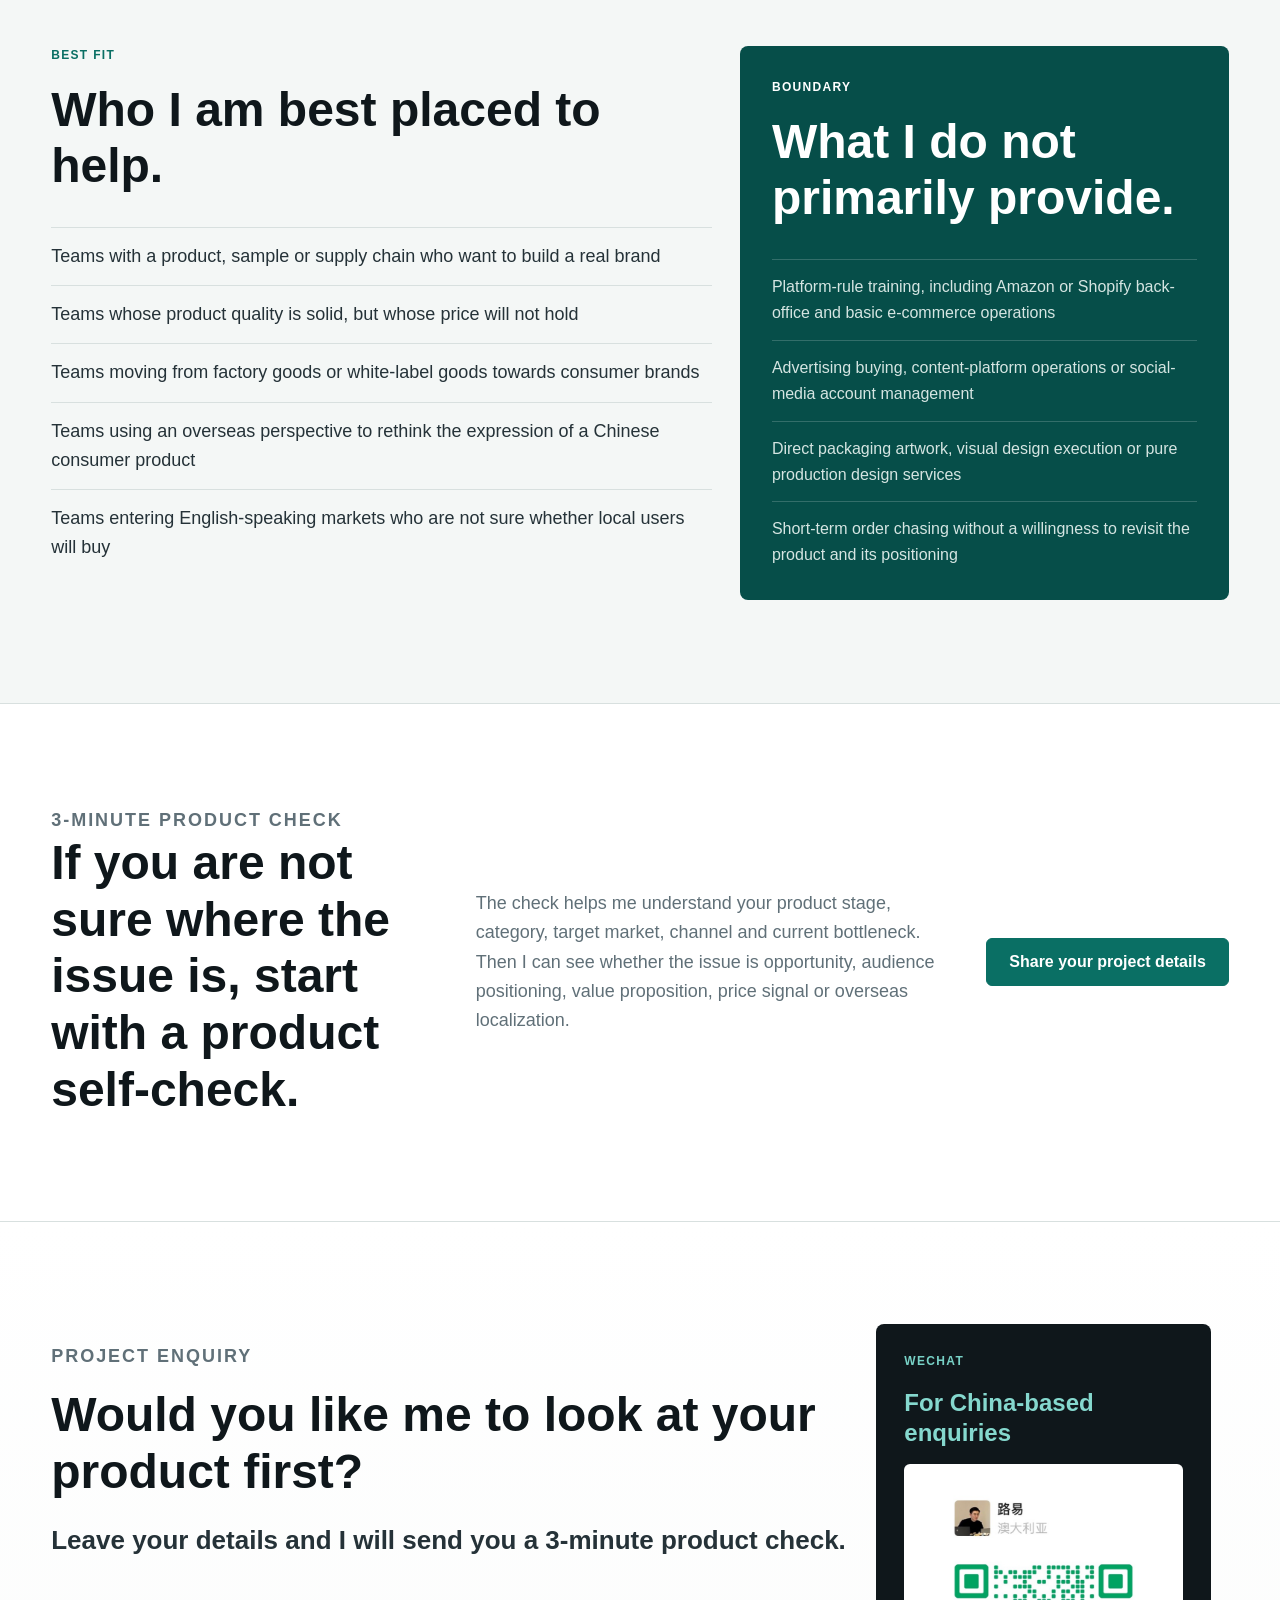
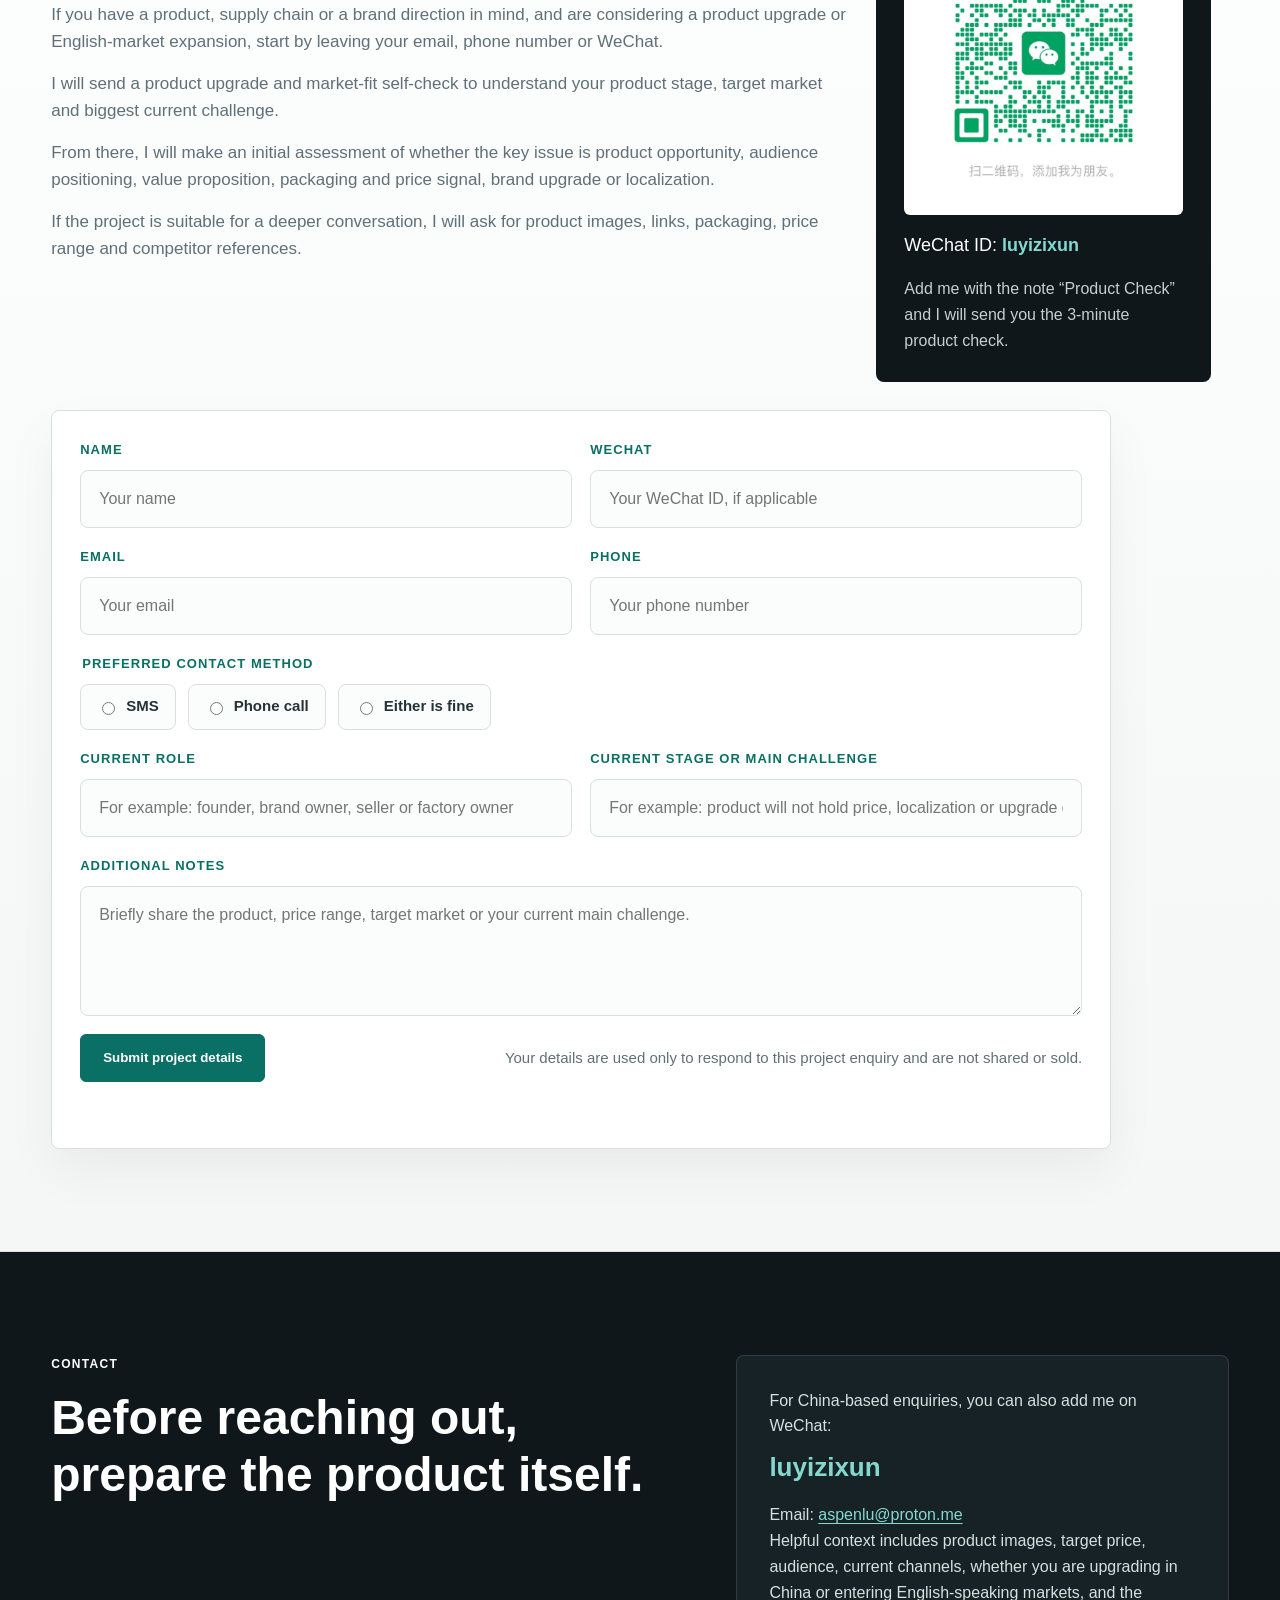
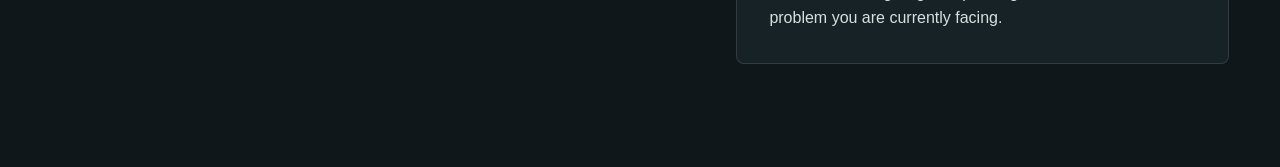
<file: en/index.html>
<!doctype html>
<html lang="en">
  <head>
    <meta charset="utf-8" />
    <meta name="viewport" content="width=device-width, initial-scale=1" />
    <title>Luyi | Consumer Product Upgrade & English-Market Localization</title>
    <meta
      name="description"
      content="Luyi, also known as Aspen Lu, is an Australia-based Chinese consumer product practitioner. He helps founders and supply-chain owners clarify product value, pricing logic, brand presence and localization for English-speaking markets."
    />
    <meta
      name="keywords"
      content="Aspen Lu,Luyi,consumer product strategy,product value upgrade,brand export,English market localization,consumer product positioning,Australia market entry,US market entry,UK market entry"
    />
    <meta property="og:title" content="Luyi | Consumer Product Upgrade & English-Market Localization" />
    <meta
      property="og:description"
      content="Decision-led consulting for consumer products: product opportunity, audience positioning, price signal, brand presence and English-market localization."
    />
    <meta property="og:type" content="website" />
    <meta property="og:url" content="https://luyi.com.au/en/" />
    <meta property="og:image" content="https://luyi.com.au/luyi-work.jpg" />
    <meta name="robots" content="index,follow" />
    <link rel="canonical" href="https://luyi.com.au/en/" />
    <link rel="alternate" hreflang="zh-CN" href="https://luyi.com.au/" />
    <link rel="alternate" hreflang="en" href="https://luyi.com.au/en/" />
    <link rel="alternate" hreflang="x-default" href="https://luyi.com.au/" />
    <link rel="icon" href="../luyi-work.jpg" type="image/jpeg" />
    <link rel="stylesheet" href="../styles.css" />
    <script src="../contact.js" defer></script>
    <script type="application/ld+json">
      {
        "@context": "https://schema.org",
        "@graph": [
          {
            "@type": "WebSite",
            "@id": "https://luyi.com.au/#website",
            "name": "Luyi | Aspen Lu",
            "url": "https://luyi.com.au/en/",
            "inLanguage": "en",
            "about": { "@id": "https://luyi.com.au/#person" }
          },
          {
            "@type": "Person",
            "@id": "https://luyi.com.au/#person",
            "name": "Aspen Lu",
            "alternateName": ["Luyi", "路易", "Luyi Lu"],
            "url": "https://luyi.com.au/en/",
            "image": "https://luyi.com.au/luyi-work.jpg",
            "jobTitle": "Consumer Product Upgrade and Localization Consultant",
            "description": "Australia-based Chinese consumer product practitioner focused on product value upgrade, brand export strategy and localization for English-speaking markets.",
            "knowsLanguage": ["Chinese", "English"],
            "knowsAbout": [
              "consumer product strategy",
              "consumer product positioning",
              "product value upgrade",
              "brand export strategy",
              "English-speaking market localization",
              "packaging and price signal",
              "supply chain development",
              "Amazon",
              "Shopify"
            ]
          },
          {
            "@type": "ProfessionalService",
            "@id": "https://luyi.com.au/#service",
            "name": "Luyi | Consumer Product Upgrade & English-Market Localization",
            "url": "https://luyi.com.au/en/",
            "areaServed": ["China", "Australia", "United States", "United Kingdom"],
            "serviceType": [
              "product opportunity assessment",
              "consumer product upgrade diagnosis",
              "English-market localization assessment"
            ],
            "provider": { "@id": "https://luyi.com.au/#person" }
          }
        ]
      }
    </script>
  </head>
  <body>
    <header class="site-header">
      <a class="brand" href="#top" aria-label="Luyi Aspen Lu">
        <span>Luyi</span>
        <span>Aspen Lu</span>
      </a>
      <div class="header-actions">
        <nav aria-label="Main navigation">
          <a href="#edge">Edge</a>
          <a href="#diagnosis">Diagnosis</a>
          <a href="#services">Services</a>
          <a href="#fit">Fit</a>
          <a href="#contact">Contact</a>
        </nav>
        <a class="language-switch" href="/" hreflang="zh-CN" lang="zh-CN" aria-label="切换到中文">中文</a>
      </div>
    </header>

    <main id="top">
      <section class="hero">
        <div class="hero-copy">
          <p class="eyebrow">Consumer Product Upgrade / Brand Export / Localization</p>
          <h1>I help consumer products build value, brand presence and English-market fit.</h1>
          <div class="hero-proof" aria-label="Amazon US and Australia Bestseller project experience">
            <span>AMAZON US &amp; AUSTRALIA BESTSELLER</span>
            <strong>I have worked on consumer product projects that reached Amazon Bestseller lists in the US and Australia.</strong>
            <p>Not just platform operations: I have personally worked across product, supply chain, packaging, positioning and overseas sales.</p>
          </div>
          <p class="lead">
            I am Luyi, also known as Aspen Lu, an Australia-based Chinese consumer product practitioner. I began in consumer-product e-commerce in 2013 and started working across cross-border and overseas markets in 2019. I have also contributed to consumer product projects recognised by international design awards.
          </p>
          <p class="lead secondary-lead">
            I work with founders, emerging brand builders, supply-chain resource owners and teams preparing to expand overseas. Together, we assess whether the opportunity is real, who the product is truly for, how to strengthen its value proposition and price signal, and whether it fits Australia, the US, the UK and other English-speaking markets.
          </p>
          <div class="hero-actions" aria-label="Primary actions">
            <a class="button primary" href="#inquiry">Share your project</a>
            <a class="button secondary" href="#practice">See how I assess products</a>
          </div>
        </div>

        <aside class="hero-portrait" aria-label="Luyi working on a consumer product project">
          <img src="../luyi-work.jpg" alt="Luyi Aspen Lu reviewing a consumer product project in a working session" />
          <div class="portrait-caption">
            <strong>I do not only talk about theory from the sidelines.</strong>
            <span>From product selection and supply chain to packaging, positioning, Shopify, logistics and overseas sales, I have done the work myself.</span>
          </div>
        </aside>
      </section>

      <section class="proof-strip" aria-label="Core experience">
        <div>
          <span>2013</span>
          <p>Started in consumer product e-commerce</p>
        </div>
        <div>
          <span>2019</span>
          <p>Started working in cross-border and overseas markets</p>
        </div>
        <div>
          <span>US &amp; AU Bestseller</span>
          <p>Consumer product projects</p>
        </div>
        <div>
          <span>Full chain</span>
          <p>Product selection / Supply chain / Sampling / Packaging / Positioning / Shopify / Logistics</p>
        </div>
      </section>

      <section id="practice" class="section practice">
        <div class="practice-copy">
          <p class="eyebrow">Real Practice</p>
          <h2>I have built consumer products from 0 to 1, then kept improving them from 1 to 10.</h2>
          <p>
            Over the years, I have personally worked on product selection, supply chain, sampling, packaging, brand positioning, Shopify, logistics, overseas sales and platform operations. I have taken products from an early idea to launch, and then kept refining them as they entered the market.
          </p>
          <p>
            That experience means I do not only judge whether a product looks good. I look at whether it has a reason to command a price, whether users will pay more, whether the message works in an overseas context, and what needs to change before more money is committed.
          </p>
          <div class="proof-cards" aria-label="Practical experience">
            <article>
              <strong>Amazon US &amp; Australia</strong>
              <span>Worked on consumer product projects that reached Amazon Bestseller lists in the US and Australia.</span>
            </article>
            <article>
              <strong>Full-chain practice</strong>
              <span>Personally involved in product selection, sampling, packaging, positioning, Shopify, logistics and overseas sales.</span>
            </article>
          </div>
        </div>
        <figure class="award-photo">
          <img src="../luyi-award.jpg" alt="Luyi Aspen Lu at the Good Design Award event" />
          <figcaption>
            At the Good Design Award. The award itself is not the point; the point is long-term judgement across real products, aesthetic standards and commercial execution.
          </figcaption>
        </figure>
      </section>

      <section id="case" class="section case-study">
        <div class="case-heading">
          <p class="eyebrow">Anonymized Case</p>
          <h2>Reached Amazon Bestseller in five months: the critical decisions happened before launch.</h2>
          <p>
            The brand, ASIN, sales and profit data are not public for commercial confidentiality. This case explains the decisions I made and the role I held.
          </p>
        </div>
        <dl class="case-facts">
          <div>
            <dt>Starting point</dt>
            <dd>In 2020, I identified a growing opportunity and limited supply in smart pet home and feeding products across Western markets.</dd>
          </div>
          <div>
            <dt>My role</dt>
            <dd>I independently led product selection, product development, branding, procurement, supply chain, inventory, advertising budget and platform operations.</dd>
          </div>
          <div>
            <dt>Result</dt>
            <dd>The project reached Amazon Bestseller in five months and has continued to hold that position to date, as of 2026.</dd>
          </div>
          <div>
            <dt>What it demonstrates</dt>
            <dd>I have operated the full path from opportunity judgement to commercial execution. It does not mean I promise the same sales result for every client.</dd>
          </div>
        </dl>
      </section>

      <section class="section english-identity" aria-label="Australia-based English-market perspective">
        <p class="eyebrow">Australia-based perspective</p>
        <h2>A Chinese product needs more than translation to become relevant in an English-speaking market.</h2>
        <p>
          Working from Australia gives me a real-world view of how people live, shop, compare quality and decide what feels worth paying for. That matters when a product is trying to enter a market with different habits, retail references and expectations.
        </p>
        <p>
          I work across Australia, the United States and the United Kingdom, helping teams reconsider product opportunity, audience positioning, packaging value, pricing logic and market fit before they spend more on design, advertising or distribution.
        </p>
      </section>

      <section id="edge" class="section split">
        <div class="section-title">
          <p class="eyebrow">My Edge</p>
          <h2>My value is not teaching you how to operate a specific platform.</h2>
        </div>
        <div class="body-copy">
          <p>
            Many consumer products are not poor in quality. Their value simply has not been made visible: the message is wrong, the audience is too broad, the packaging has no price signal, or an idea that works in China becomes an obstacle in an English-speaking market.
          </p>
          <p>
            I am most useful before you spend more on samples, design, advertising or channels. I help you judge whether the direction is sound, and how the product can become more brand-led and better able to support its intended price.
          </p>
        </div>
      </section>

      <section id="diagnosis" class="section dark">
        <div class="section-title">
          <p class="eyebrow">What I Diagnose</p>
          <h2>I usually start by looking at these six things.</h2>
        </div>
        <div class="diagnosis-grid">
          <article>
            <span>01</span>
            <h3>Product opportunity</h3>
            <p>Is this worth continuing to invest in, or is it simply a product or resource already at hand?</p>
          </article>
          <article>
            <span>02</span>
            <h3>Audience focus</h3>
            <p>Who is more willing to pay, whether the use case is specific enough, and whether the need is strong enough.</p>
          </article>
          <article>
            <span>03</span>
            <h3>Value proposition</h3>
            <p>Whether the current message is the language users actually care about, and whether it can become a reason to pay more.</p>
          </article>
          <article>
            <span>04</span>
            <h3>Packaging &amp; price signal</h3>
            <p>Whether the material, naming, packaging, visual direction and comparison set support the price band you want.</p>
          </article>
          <article>
            <span>05</span>
            <h3>Market fit overseas</h3>
            <p>Whether people in Australia, the US, the UK and other English-speaking markets share the same usage habits and purchase logic.</p>
          </article>
          <article>
            <span>06</span>
            <h3>Next priority</h3>
            <p>Whether to change the product, audience, packaging or price, or to pause and reassess the direction first.</p>
          </article>
        </div>
      </section>

      <section id="services" class="section">
        <div class="section-title narrow">
          <p class="eyebrow">Services</p>
          <h2>At this stage, my strongest contribution is decision-led consulting.</h2>
          <p>
            Think of me as an early-stage decision partner for a consumer product project: clarify the direction, value and risk first, then decide whether to move into design, advertising, platform operations or deeper brand building.
          </p>
        </div>
        <div class="service-list">
          <article>
            <span>01</span>
            <h3>Product opportunity assessment</h3>
            <p>For teams deciding whether a product is worth continuing, whether it suits overseas markets, or why it is not supporting its intended price.</p>
          </article>
          <article>
            <span>02</span>
            <h3>Consumer product upgrade diagnosis</h3>
            <p>For teams with a product or sample who want to review positioning, audience, value proposition, packaging, price band and upgrade path.</p>
          </article>
          <article>
            <span>03</span>
            <h3>English-market localization assessment</h3>
            <p>For teams entering English-speaking markets who need to rethink the product through local use cases, comparisons and language.</p>
          </article>
        </div>
      </section>

      <section id="fit" class="section muted">
        <div class="fit-grid">
          <div>
            <p class="eyebrow">Best Fit</p>
            <h2>Who I am best placed to help.</h2>
            <ul class="check-list">
              <li>Teams with a product, sample or supply chain who want to build a real brand</li>
              <li>Teams whose product quality is solid, but whose price will not hold</li>
              <li>Teams moving from factory goods or white-label goods towards consumer brands</li>
              <li>Teams using an overseas perspective to rethink the expression of a Chinese consumer product</li>
              <li>Teams entering English-speaking markets who are not sure whether local users will buy</li>
            </ul>
          </div>
          <div class="boundary-card">
            <p class="eyebrow">Boundary</p>
            <h2>What I do not primarily provide.</h2>
            <ul>
              <li>Platform-rule training, including Amazon or Shopify back-office and basic e-commerce operations</li>
              <li>Advertising buying, content-platform operations or social-media account management</li>
              <li>Direct packaging artwork, visual design execution or pure production design services</li>
              <li>Short-term order chasing without a willingness to revisit the product and its positioning</li>
            </ul>
          </div>
        </div>
      </section>

      <section id="checklist" class="section self-check">
        <div>
          <p class="eyebrow">3-Minute Product Check</p>
          <h2>If you are not sure where the issue is, start with a product self-check.</h2>
        </div>
        <p>
          The check helps me understand your product stage, category, target market, channel and current bottleneck. Then I can see whether the issue is opportunity, audience positioning, value proposition, price signal or overseas localization.
        </p>
        <a class="button primary" href="#inquiry">Share your project details</a>
      </section>

      <section id="inquiry" class="section inquiry">
        <div class="inquiry-grid">
          <div>
            <div class="section-title narrow">
              <p class="eyebrow">Project Enquiry</p>
              <h2>Would you like me to look at your product first?</h2>
              <p class="contact-lead">Leave your details and I will send you a 3-minute product check.</p>
            </div>
            <div class="contact-copy">
              <p>
                If you have a product, supply chain or a brand direction in mind, and are considering a product upgrade or English-market expansion, start by leaving your email, phone number or WeChat.
              </p>
              <p>
                I will send a product upgrade and market-fit self-check to understand your product stage, target market and biggest current challenge.
              </p>
              <p>
                From there, I will make an initial assessment of whether the key issue is product opportunity, audience positioning, value proposition, packaging and price signal, brand upgrade or localization.
              </p>
              <p>
                If the project is suitable for a deeper conversation, I will ask for product images, links, packaging, price range and competitor references.
              </p>
            </div>
          </div>
          <div class="wechat-card">
            <p class="eyebrow">WeChat</p>
            <strong>For China-based enquiries</strong>
            <img class="wechat-qr" src="../wechat-qr.jpg" alt="Luyi's WeChat QR code. WeChat ID: luyizixun" />
            <p class="wechat-id">WeChat ID: <b>luyizixun</b></p>
            <p>Add me with the note “Product Check” and I will send you the 3-minute product check.</p>
          </div>
        </div>

        <form class="contact-form" action="https://formspree.io/f/myknbyoo" method="post" data-contact-form>
          <div class="field-grid">
            <label>
              <span>Name</span>
              <input type="text" name="name" placeholder="Your name" required />
            </label>
            <label>
              <span>WeChat</span>
              <input type="text" name="wechat" placeholder="Your WeChat ID, if applicable" />
            </label>
          </div>
          <div class="field-grid">
            <label>
              <span>Email</span>
              <input type="email" name="email" placeholder="Your email" />
            </label>
            <label>
              <span>Phone</span>
              <input type="tel" name="phone" placeholder="Your phone number" />
            </label>
          </div>
          <fieldset class="radio-field">
            <legend>Preferred contact method</legend>
            <label>
              <input type="radio" name="phonePreference" value="sms" />
              <span>SMS</span>
            </label>
            <label>
              <input type="radio" name="phonePreference" value="call" />
              <span>Phone call</span>
            </label>
            <label>
              <input type="radio" name="phonePreference" value="both" />
              <span>Either is fine</span>
            </label>
          </fieldset>
          <div class="field-grid">
            <label>
              <span>Current role</span>
              <input type="text" name="role" placeholder="For example: founder, brand owner, seller or factory owner" />
            </label>
            <label>
              <span>Current stage or main challenge</span>
              <input type="text" name="problem" placeholder="For example: product will not hold price, localization or upgrade direction" required />
            </label>
          </div>
          <label class="field-full">
            <span>Additional notes</span>
            <textarea name="message" rows="4" placeholder="Briefly share the product, price range, target market or your current main challenge."></textarea>
          </label>
          <div class="contact-form-footer">
            <button type="submit" class="button primary" data-submit-button>Submit project details</button>
            <p>Your details are used only to respond to this project enquiry and are not shared or sold.</p>
          </div>
          <p class="form-status" role="status" aria-live="polite" data-form-status></p>
        </form>
      </section>

      <section id="contact" class="section contact">
        <div>
          <p class="eyebrow">Contact</p>
          <h2>Before reaching out, prepare the product itself.</h2>
        </div>
        <div class="contact-panel">
          <p>For China-based enquiries, you can also add me on WeChat:</p>
          <strong>luyizixun</strong>
          <p>Email: <a href="mailto:aspenlu@proton.me">aspenlu@proton.me</a></p>
          <p>Helpful context includes product images, target price, audience, current channels, whether you are upgrading in China or entering English-speaking markets, and the problem you are currently facing.</p>
        </div>
      </section>
    </main>
  </body>
</html>
</file>
<file: styles.css>
:root {
  --ink: #11181c;
  --ink-2: #253238;
  --muted: #607078;
  --quiet: #87949a;
  --line: #d8e0df;
  --paper: #f4f7f6;
  --white: #ffffff;
  --green: #0a6f64;
  --green-deep: #064e49;
  --green-soft: #e6f1ef;
  --blue: #1d4f73;
  --charcoal: #0f171b;
}

* {
  box-sizing: border-box;
}

html {
  scroll-behavior: smooth;
}

body {
  margin: 0;
  color: var(--ink);
  background: var(--paper);
  font-family: -apple-system, BlinkMacSystemFont, "PingFang SC", "Hiragino Sans GB",
    "Microsoft YaHei", sans-serif;
  line-height: 1.62;
  text-rendering: optimizeLegibility;
}

a {
  color: inherit;
  text-decoration: none;
}

img {
  display: block;
  max-width: 100%;
}

.site-header {
  position: sticky;
  top: 0;
  z-index: 20;
  display: flex;
  align-items: center;
  justify-content: space-between;
  gap: 24px;
  padding: 18px clamp(20px, 4vw, 64px);
  background: rgba(244, 247, 246, 0.94);
  border-bottom: 1px solid rgba(216, 224, 223, 0.86);
  backdrop-filter: blur(18px);
}

.brand {
  display: inline-flex;
  align-items: center;
  gap: 10px;
  color: var(--charcoal);
  font-size: 18px;
  font-weight: 800;
}

.brand span + span {
  padding-left: 10px;
  color: var(--green);
  border-left: 1px solid var(--line);
}

nav {
  display: flex;
  align-items: center;
  gap: 22px;
  color: var(--muted);
  font-size: 14px;
}

.header-actions {
  display: flex;
  align-items: center;
  gap: 20px;
}

nav a {
  transition: color 0.18s ease;
}

nav a:hover {
  color: var(--green);
}

.language-switch {
  display: inline-flex;
  align-items: center;
  justify-content: center;
  min-width: 48px;
  min-height: 34px;
  padding: 0 10px;
  color: var(--green-deep);
  background: var(--green-soft);
  border: 1px solid rgba(10, 111, 100, 0.22);
  border-radius: 6px;
  font-size: 12px;
  font-weight: 850;
  letter-spacing: 0.08em;
  white-space: nowrap;
  transition:
    color 0.18s ease,
    background 0.18s ease,
    border-color 0.18s ease;
}

.language-switch:hover,
.language-switch:focus-visible {
  color: var(--white);
  background: var(--green);
  border-color: var(--green);
  outline: none;
}

.hero {
  display: grid;
  grid-template-columns: minmax(0, 1.12fr) minmax(320px, 0.72fr);
  gap: clamp(32px, 6vw, 76px);
  align-items: center;
  padding: clamp(70px, 8vw, 116px) clamp(20px, 4vw, 64px) clamp(52px, 6vw, 88px);
}

.hero-copy {
  max-width: 940px;
}

.eyebrow {
  margin: 0 0 16px;
  color: var(--green);
  font-size: 12px;
  font-weight: 800;
  letter-spacing: 0.11em;
  text-transform: uppercase;
}

h1,
h2,
h3,
p {
  margin-top: 0;
}

h1 {
  max-width: 940px;
  margin-bottom: 24px;
  color: var(--charcoal);
  font-size: clamp(44px, 6vw, 82px);
  font-weight: 850;
  line-height: 1.08;
  letter-spacing: 0;
}

.hero-proof {
  display: grid;
  gap: 8px;
  max-width: 820px;
  margin: 0 0 28px;
  padding: 22px 24px;
  color: var(--white);
  background: var(--charcoal);
  border-left: 5px solid #69cbbf;
  border-radius: 6px;
}

.hero-proof span {
  color: #85d8ce;
  font-size: 12px;
  font-weight: 850;
  letter-spacing: 0.08em;
}

.hero-proof strong {
  max-width: 760px;
  font-size: clamp(24px, 3vw, 36px);
  line-height: 1.2;
}

.hero-proof p {
  margin: 0;
  color: #c4d0d2;
  font-size: 15px;
}

h2 {
  margin-bottom: 0;
  color: var(--charcoal);
  font-size: clamp(28px, 4vw, 48px);
  font-weight: 820;
  line-height: 1.18;
  letter-spacing: 0;
}

h3 {
  margin-bottom: 10px;
  color: inherit;
  font-size: 21px;
  font-weight: 780;
  line-height: 1.28;
}

.lead {
  max-width: 820px;
  margin-bottom: 0;
  color: var(--ink-2);
  font-size: clamp(18px, 2vw, 22px);
}

.secondary-lead {
  margin-top: 18px;
  color: var(--muted);
  font-size: clamp(17px, 1.8vw, 20px);
}

.hero-actions {
  display: flex;
  flex-wrap: wrap;
  gap: 12px;
  margin-top: 34px;
}

.button {
  display: inline-flex;
  align-items: center;
  justify-content: center;
  min-height: 48px;
  padding: 0 22px;
  border: 1px solid var(--green);
  border-radius: 6px;
  font-weight: 780;
  transition:
    transform 0.18s ease,
    background 0.18s ease,
    color 0.18s ease;
}

.button:hover {
  transform: translateY(-1px);
}

.button.primary {
  color: var(--white);
  background: var(--green);
}

.button.secondary {
  color: var(--green);
  background: transparent;
}

.hero-card {
  display: grid;
  gap: 18px;
  padding: 32px;
  color: var(--white);
  background: linear-gradient(180deg, var(--charcoal), #162126);
  border: 1px solid rgba(17, 24, 28, 0.08);
  border-radius: 8px;
}

.hero-card p {
  margin: 0;
  color: #c4d0d2;
  font-size: 15px;
}

.hero-card strong {
  color: var(--white);
  font-size: 28px;
  line-height: 1.28;
}

.hero-metrics {
  display: grid;
  grid-template-columns: repeat(3, minmax(0, 1fr));
  gap: 10px;
  margin-top: 8px;
}

.hero-metrics span {
  display: grid;
  align-content: start;
  min-height: 88px;
  padding: 14px 12px;
  color: var(--white);
  background: rgba(255, 255, 255, 0.06);
  border: 1px solid rgba(255, 255, 255, 0.08);
  border-radius: 8px;
  font-size: 14px;
  line-height: 1.35;
}

.hero-portrait {
  align-self: stretch;
  display: grid;
  min-height: 560px;
  background: var(--charcoal);
  border: 1px solid rgba(17, 24, 28, 0.08);
  border-radius: 8px;
  overflow: hidden;
}

.hero-portrait img {
  width: 100%;
  height: 100%;
  min-height: 420px;
  object-fit: cover;
  object-position: 50% 38%;
  filter: saturate(0.9) contrast(1.02);
}

.portrait-caption {
  padding: 24px;
  color: var(--white);
  background: var(--charcoal);
}

.portrait-caption strong {
  display: block;
  margin-bottom: 8px;
  font-size: 20px;
  line-height: 1.3;
}

.portrait-caption span {
  color: #c4d0d2;
  font-size: 15px;
}

.proof-strip {
  display: grid;
  grid-template-columns: 0.72fr 0.72fr 1fr 1.28fr;
  gap: 1px;
  padding: 0 clamp(20px, 4vw, 64px) clamp(64px, 7vw, 96px);
}

.proof-strip div {
  min-height: 142px;
  padding: 24px;
  background: var(--white);
  border: 1px solid var(--line);
}

.proof-strip span {
  display: block;
  margin-bottom: 12px;
  color: var(--green);
  font-size: clamp(28px, 3vw, 42px);
  font-weight: 850;
  line-height: 1;
}

.proof-strip p {
  margin: 0;
  color: var(--muted);
  font-size: 15px;
}

.practice {
  display: grid;
  grid-template-columns: minmax(0, 1.05fr) minmax(340px, 0.78fr);
  gap: clamp(32px, 6vw, 80px);
  align-items: center;
  background: #fbfcfc;
}

.practice-copy p {
  max-width: 860px;
  color: var(--ink-2);
  font-size: clamp(17px, 1.9vw, 21px);
}

.practice-copy h2 {
  max-width: 960px;
  margin-bottom: 24px;
}

.proof-cards {
  display: grid;
  grid-template-columns: repeat(2, minmax(0, 1fr));
  gap: 12px;
  margin-top: 34px;
}

.proof-cards article {
  min-height: 152px;
  padding: 20px;
  background: var(--white);
  border: 1px solid var(--line);
  border-radius: 8px;
}

.proof-cards strong {
  display: block;
  margin-bottom: 14px;
  color: var(--green);
  font-size: 18px;
  line-height: 1.24;
}

.proof-cards span {
  color: var(--muted);
  font-size: 14px;
}

.award-photo {
  margin: 0;
  overflow: hidden;
  background: var(--charcoal);
  border: 1px solid rgba(17, 24, 28, 0.08);
  border-radius: 8px;
  box-shadow: 0 28px 60px rgba(15, 23, 27, 0.12);
}

.award-photo img {
  width: 100%;
  aspect-ratio: 4 / 5;
  object-fit: cover;
  object-position: 50% 40%;
}

.award-photo figcaption {
  padding: 20px 22px;
  color: #d5e0df;
  font-size: 14px;
}

.case-study {
  display: grid;
  grid-template-columns: minmax(0, 0.82fr) minmax(0, 1.18fr);
  gap: clamp(36px, 7vw, 104px);
  align-items: start;
  background: var(--green-soft);
}

.case-heading h2 {
  margin-bottom: 24px;
}

.case-heading p:not(.eyebrow) {
  margin: 0;
  color: var(--muted);
  font-size: 17px;
}

.case-facts {
  margin: 0;
  border-top: 1px solid rgba(10, 111, 100, 0.24);
}

.case-facts div {
  display: grid;
  grid-template-columns: minmax(110px, 0.28fr) minmax(0, 1fr);
  gap: 24px;
  padding: 22px 0;
  border-bottom: 1px solid rgba(10, 111, 100, 0.24);
}

.case-facts dt {
  color: var(--green-deep);
  font-size: 13px;
  font-weight: 850;
}

.case-facts dd {
  margin: 0;
  color: var(--ink-2);
  font-size: 17px;
}

.english-identity {
  padding-top: clamp(42px, 5vw, 70px);
  padding-bottom: clamp(42px, 5vw, 70px);
  background: var(--paper);
}

.english-identity h2 {
  max-width: 900px;
  margin-bottom: 18px;
  font-size: clamp(26px, 3vw, 40px);
}

.english-identity p:not(.eyebrow) {
  max-width: 960px;
  margin-bottom: 12px;
  color: var(--muted);
  font-size: 17px;
}

.section {
  padding: clamp(68px, 8vw, 112px) clamp(20px, 4vw, 64px);
  background: var(--white);
  border-top: 1px solid var(--line);
}

.section.muted {
  background: var(--paper);
}

.section.dark {
  color: var(--white);
  background: var(--charcoal);
  border-top: 0;
}

.section.dark h2,
.section.dark h3 {
  color: var(--white);
}

.section.dark .eyebrow {
  color: #78d2c7;
}

.split {
  display: grid;
  grid-template-columns: minmax(0, 0.85fr) minmax(0, 1.15fr);
  gap: clamp(30px, 6vw, 96px);
  align-items: start;
}

.section-title {
  max-width: 900px;
}

.section-title.narrow {
  max-width: 860px;
  margin-bottom: 40px;
}

.section-title.narrow p {
  margin-top: 18px;
  color: var(--muted);
  font-size: 18px;
}

.body-copy {
  max-width: 820px;
}

.body-copy p {
  color: var(--ink-2);
  font-size: clamp(18px, 2vw, 22px);
}

.body-copy p:last-child {
  margin-bottom: 0;
}

.diagnosis-grid {
  display: grid;
  grid-template-columns: repeat(3, minmax(0, 1fr));
  gap: 1px;
  margin-top: 42px;
  border: 1px solid rgba(255, 255, 255, 0.12);
}

.diagnosis-grid article {
  min-height: 245px;
  padding: 28px;
  background: #162126;
}

.diagnosis-grid span,
.service-list span {
  display: inline-block;
  margin-bottom: 38px;
  color: var(--green);
  font-size: 13px;
  font-weight: 850;
}

.section.dark .diagnosis-grid span {
  color: #78d2c7;
}

.diagnosis-grid p {
  margin: 0;
  color: #c4d0d2;
}

.service-list {
  display: grid;
  grid-template-columns: repeat(3, minmax(0, 1fr));
  gap: 18px;
}

.service-list article {
  padding: 30px;
  background: var(--paper);
  border: 1px solid var(--line);
  border-radius: 8px;
}

.service-list p {
  margin: 0;
  color: var(--muted);
}

.fit-grid {
  display: grid;
  grid-template-columns: minmax(0, 1fr) minmax(320px, 0.74fr);
  gap: 28px;
  align-items: stretch;
}

.check-list,
.boundary-card ul {
  display: grid;
  gap: 14px;
  margin: 32px 0 0;
  padding: 0;
  list-style: none;
  color: var(--ink-2);
  font-size: 18px;
}

.check-list li,
.boundary-card li {
  padding-top: 14px;
  border-top: 1px solid var(--line);
}

.boundary-card {
  padding: 32px;
  color: var(--white);
  background: var(--green-deep);
  border-radius: 8px;
}

.boundary-card h2,
.boundary-card .eyebrow {
  color: var(--white);
}

.boundary-card ul {
  color: #d5e5e2;
  font-size: 16px;
}

.boundary-card li {
  border-color: rgba(255, 255, 255, 0.18);
}

.self-check {
  display: grid;
  grid-template-columns: minmax(0, 0.82fr) minmax(0, 1fr) auto;
  gap: 32px;
  align-items: center;
}

.self-check p {
  margin: 0;
  color: var(--muted);
  font-size: 18px;
}

.inquiry {
  background: linear-gradient(180deg, #ffffff 0%, #f4f7f6 100%);
}

.inquiry-grid {
  display: grid;
  grid-template-columns: minmax(0, 1fr) minmax(300px, 0.42fr);
  gap: 28px;
  align-items: stretch;
  max-width: 1160px;
  margin-bottom: 28px;
}

.contact-lead {
  color: var(--ink-2) !important;
  font-size: clamp(20px, 2.2vw, 26px) !important;
  font-weight: 780;
}

.contact-copy {
  display: grid;
  gap: 14px;
  max-width: 860px;
}

.contact-copy p {
  margin: 0;
  color: var(--muted);
  font-size: 17px;
}

.wechat-card {
  display: grid;
  align-content: start;
  gap: 16px;
  padding: 28px;
  color: var(--white);
  background: var(--charcoal);
  border-radius: 8px;
}

.wechat-card h3 {
  margin: 0;
  color: var(--white);
}

.wechat-card .eyebrow {
  margin-bottom: 0;
  color: #78d2c7;
}

.wechat-card strong {
  color: #85d8ce;
  font-size: 24px;
  line-height: 1.25;
}

.wechat-card p {
  margin: 0;
  color: #c4d0d2;
}

.wechat-qr {
  width: 100%;
  max-width: 310px;
  height: auto;
  padding: 8px;
  background: var(--white);
  border-radius: 6px;
}

.wechat-card .wechat-id {
  color: var(--white);
  font-size: 18px;
}

.wechat-card .wechat-id b {
  color: #85d8ce;
}

.contact-form {
  max-width: 1060px;
  padding: 28px;
  background: var(--white);
  border: 1px solid var(--line);
  border-radius: 8px;
  box-shadow: 0 22px 50px rgba(15, 23, 27, 0.05);
}

.field-grid {
  display: grid;
  grid-template-columns: repeat(2, minmax(0, 1fr));
  gap: 18px;
  margin-bottom: 18px;
}

.field-grid label,
.field-full {
  display: grid;
  gap: 10px;
}

.field-full {
  margin-top: 18px;
}

.contact-form span,
.radio-field legend {
  color: var(--green);
  font-size: 13px;
  font-weight: 800;
  letter-spacing: 0.08em;
  text-transform: uppercase;
}

.contact-form input,
.contact-form textarea {
  width: 100%;
  padding: 16px 18px;
  color: var(--ink);
  background: #fbfcfc;
  border: 1px solid var(--line);
  border-radius: 8px;
  font: inherit;
  line-height: 1.5;
  outline: none;
}

.radio-field {
  display: flex;
  flex-wrap: wrap;
  gap: 12px;
  margin: 0 0 18px;
  padding: 0;
  border: 0;
}

.radio-field legend {
  flex-basis: 100%;
  margin-bottom: 10px;
}

.radio-field label {
  display: inline-flex;
  align-items: center;
  gap: 8px;
  min-height: 46px;
  padding: 0 16px;
  background: #fbfcfc;
  border: 1px solid var(--line);
  border-radius: 8px;
}

.radio-field input {
  width: auto;
  padding: 0;
  accent-color: var(--green);
}

.radio-field span {
  color: var(--ink-2);
  font-size: 15px;
  font-weight: 650;
  letter-spacing: 0;
  text-transform: none;
}

.contact-form input:focus,
.contact-form textarea:focus {
  border-color: var(--green);
  box-shadow: 0 0 0 4px rgba(10, 111, 100, 0.12);
}

.contact-form textarea {
  resize: vertical;
  min-height: 120px;
}

.contact-form-footer {
  display: flex;
  align-items: center;
  justify-content: space-between;
  gap: 18px;
  margin-top: 18px;
}

.contact-form-footer p {
  margin: 0;
  color: var(--muted);
  font-size: 15px;
}

.contact-form button:disabled {
  cursor: wait;
  opacity: 0.7;
}

.form-status {
  min-height: 24px;
  margin: 14px 0 0;
  color: var(--green-deep);
  font-size: 14px;
  font-weight: 700;
}

.form-status.is-error {
  color: #9f2f2f;
}

.form-status.is-success {
  color: var(--green-deep);
}

.contact {
  display: grid;
  grid-template-columns: minmax(0, 0.92fr) minmax(320px, 0.7fr);
  gap: 38px;
  align-items: start;
  background: var(--charcoal);
}

.contact h2,
.contact .eyebrow {
  color: var(--white);
}

.contact-panel {
  padding: 32px;
  color: #d6e0e0;
  background: #172226;
  border: 1px solid rgba(255, 255, 255, 0.12);
  border-radius: 8px;
}

.contact-panel strong {
  display: block;
  margin: 12px 0 18px;
  color: #85d8ce;
  font-size: 26px;
  line-height: 1.25;
}

.contact-panel a {
  color: #85d8ce;
  text-decoration: underline;
  text-underline-offset: 3px;
}

.contact-panel p {
  margin-bottom: 0;
}

@media (max-width: 1040px) {
  .hero,
  .practice,
  .case-study,
  .inquiry-grid,
  .split,
  .fit-grid,
  .contact,
  .self-check {
    grid-template-columns: 1fr;
  }

  .proof-strip,
  .proof-cards,
  .diagnosis-grid,
  .service-list {
    grid-template-columns: repeat(2, minmax(0, 1fr));
  }

  .hero-portrait {
    max-width: 620px;
    min-height: auto;
  }
}

@media (max-width: 700px) {
  .site-header {
    align-items: flex-start;
    flex-direction: column;
  }

  .header-actions {
    width: 100%;
    align-items: flex-start;
    justify-content: space-between;
    gap: 16px;
  }

  nav {
    flex-wrap: wrap;
    gap: 12px 18px;
  }

  h1 {
    font-size: clamp(38px, 12vw, 58px);
  }

  .hero {
    padding-top: 48px;
  }

  .proof-strip,
  .proof-cards,
  .diagnosis-grid,
  .service-list {
    grid-template-columns: 1fr;
  }

  .hero-portrait img {
    min-height: 360px;
  }

  .diagnosis-grid article {
    min-height: auto;
  }

  .field-grid,
  .contact-form-footer {
    grid-template-columns: 1fr;
  }

  .contact-form {
    padding: 20px;
  }

  .wechat-card {
    padding: 22px;
  }

  .contact-form-footer {
    flex-direction: column;
    align-items: flex-start;
  }

  .case-facts div {
    grid-template-columns: 1fr;
    gap: 8px;
  }

  .button {
    width: 100%;
  }
}
</file>
